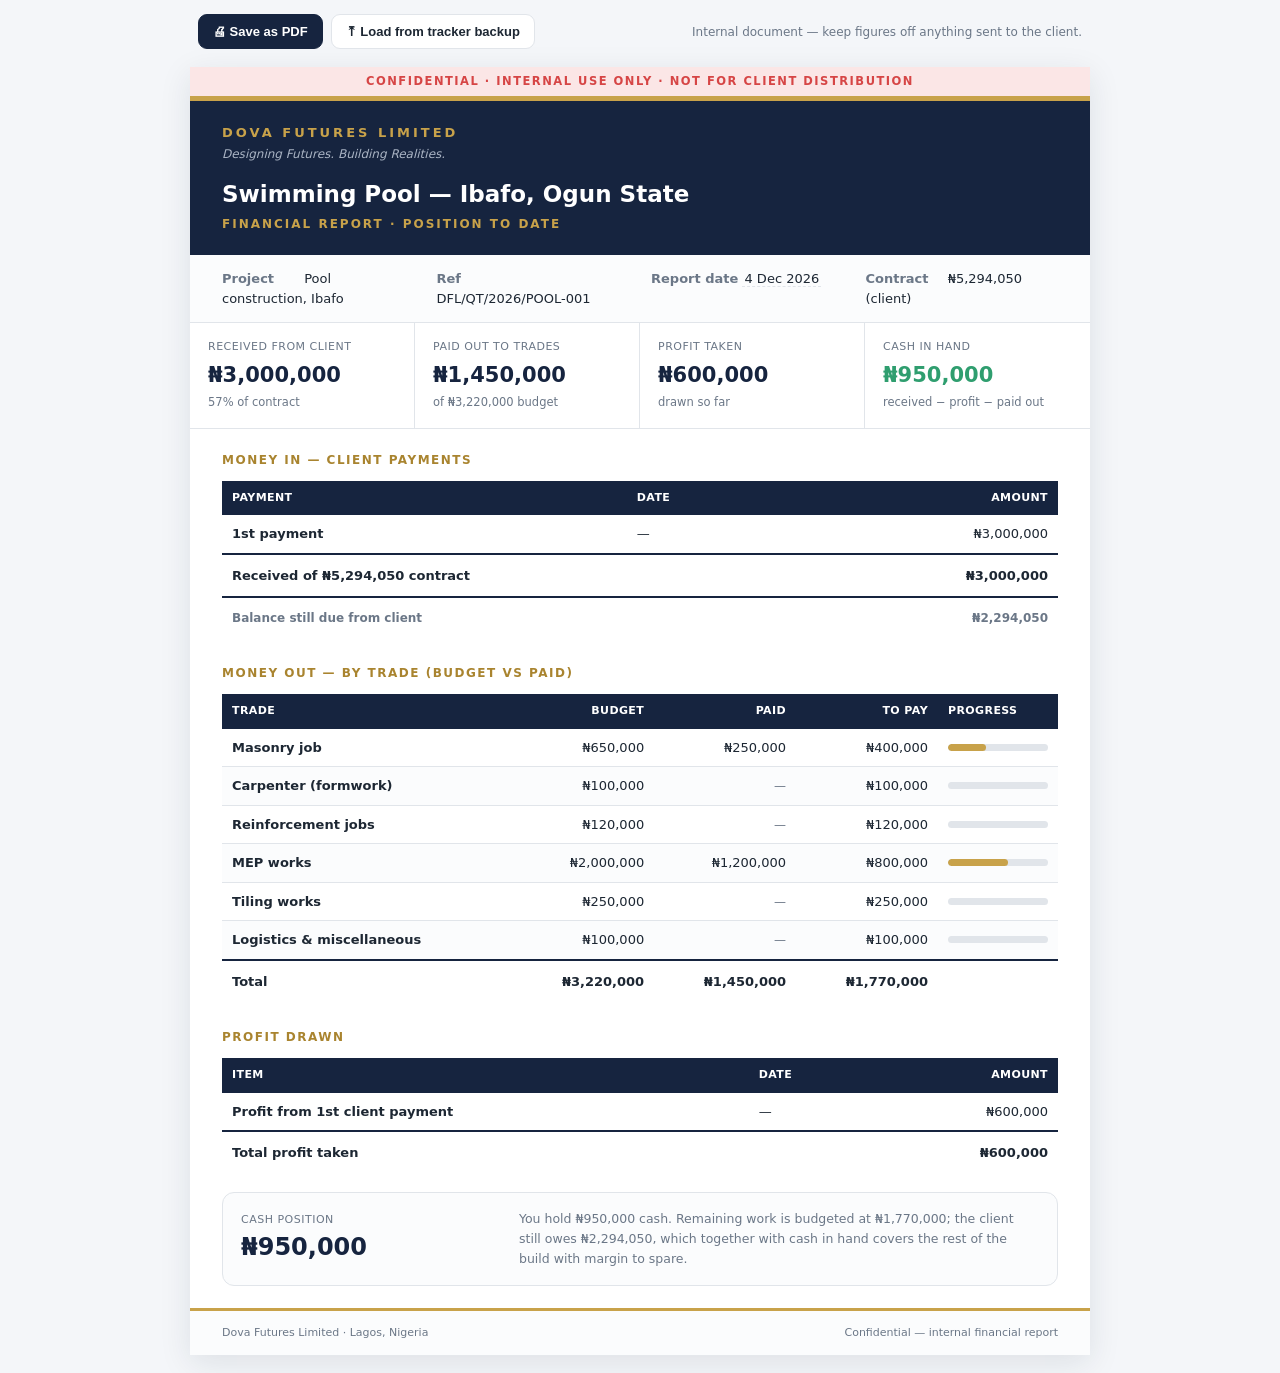
<file: financial-report.html>
<!DOCTYPE html>
<html lang="en">
<head>
<meta charset="UTF-8" />
<meta name="viewport" content="width=device-width, initial-scale=1.0" />
<meta name="robots" content="noindex, nofollow" />
<title>Financial Report — Pool, Ibafo · INTERNAL</title>
<style>
  :root{
    --navy:#16243f; --gold:#c8a24a; --gold-dk:#a9842f; --ink:#1d2733; --muted:#6b7787;
    --line:#e1e5ea; --bg:#f4f6f9; --card:#fff;
    --green:#2f9e6f; --green-bg:#e4f4ec; --amber:#d9822b; --amber-bg:#fbecd9;
    --red:#d64545; --red-bg:#fbe6e6;
    font-family:"Segoe UI",system-ui,-apple-system,Roboto,Helvetica,Arial,sans-serif;
  }
  *{box-sizing:border-box}
  html,body{margin:0}
  body{background:var(--bg);color:var(--ink);font-size:14px;line-height:1.5}
  .sheet{max-width:900px;margin:18px auto;background:var(--card);box-shadow:0 8px 30px rgba(22,36,63,.1)}
  h1,h2,h3{margin:0}

  .bar{max-width:900px;margin:0 auto;display:flex;gap:8px;flex-wrap:wrap;padding:14px 8px 0}
  .b{border:1px solid var(--line);background:#fff;color:var(--ink);border-radius:9px;padding:9px 14px;font-size:13px;font-weight:600;cursor:pointer}
  .b:hover{border-color:var(--muted)}
  .b.primary{background:var(--navy);color:#fff;border-color:var(--navy)}
  .hint{color:var(--muted);font-size:12px;align-self:center;margin-left:auto}

  .conf{background:var(--red-bg);color:var(--red);text-align:center;font-size:11.5px;font-weight:800;
    letter-spacing:1.5px;text-transform:uppercase;padding:6px}
  .head{border-top:5px solid var(--gold);background:var(--navy);color:#fff;padding:22px 32px}
  .head .co{font-size:13px;letter-spacing:3px;text-transform:uppercase;color:var(--gold);font-weight:700}
  .head .motto{font-size:12px;color:#aab4c4;font-style:italic;margin-top:2px}
  .head h1{font-size:23px;margin-top:14px}
  .head .doc{font-size:12px;letter-spacing:2px;text-transform:uppercase;color:var(--gold);font-weight:700;margin-top:4px}

  .meta{display:grid;grid-template-columns:repeat(auto-fit,minmax(180px,1fr));gap:2px 22px;
    padding:14px 32px;border-bottom:1px solid var(--line);background:#fbfcfd;font-size:13px}
  .meta b{color:var(--muted);font-weight:600;display:inline-block;min-width:78px}
  .ed{border-bottom:1px dashed var(--line);cursor:text;padding:0 2px}

  .summary{display:grid;grid-template-columns:repeat(4,1fr);border-bottom:1px solid var(--line)}
  .summary .cell{padding:16px 18px;border-right:1px solid var(--line)}
  .summary .cell:last-child{border-right:none}
  .summary .k{font-size:11px;text-transform:uppercase;letter-spacing:.5px;color:var(--muted)}
  .summary .v{font-size:21px;font-weight:800;color:var(--navy);margin-top:4px}
  .summary .v.good{color:var(--green)} .summary .v.bad{color:var(--red)}
  .summary .sub{font-size:11.5px;color:var(--muted);margin-top:3px}

  .pad{padding:22px 32px}
  .sec-title{font-size:12px;letter-spacing:1.5px;text-transform:uppercase;color:var(--gold-dk);font-weight:800;margin:0 0 12px}
  .sec-title.mt{margin-top:26px}
  table{width:100%;border-collapse:collapse;font-size:13px}
  thead th{background:var(--navy);color:#fff;text-align:left;padding:9px 10px;font-size:11px;letter-spacing:.4px;text-transform:uppercase;font-weight:700}
  th.r,td.r{text-align:right}
  tbody td{padding:9px 10px;border-bottom:1px solid var(--line)}
  tbody tr:nth-child(even){background:#fbfcfd}
  tfoot td{padding:11px 10px;border-top:2px solid var(--navy);font-weight:800}
  .nm{font-weight:600}
  .sub2{color:var(--muted);font-size:12px}
  .bar-cell{width:120px}
  .mini{height:7px;background:var(--line);border-radius:5px;overflow:hidden}
  .mini > i{display:block;height:100%;background:var(--gold);border-radius:5px}
  .mini > i.full{background:var(--green)}
  .pos{color:var(--green)} .neg{color:var(--red)}

  .position{display:flex;align-items:center;justify-content:space-between;gap:14px;flex-wrap:wrap;
    background:#fbfcfd;border:1px solid var(--line);border-radius:12px;padding:16px 18px;margin-top:18px}
  .position .big{font-size:24px;font-weight:800;color:var(--navy)}
  .position p{margin:0;color:var(--muted);font-size:12.5px;max-width:520px;line-height:1.6}

  .foot{display:flex;justify-content:space-between;flex-wrap:wrap;gap:8px;font-size:11px;color:var(--muted);
    border-top:3px solid var(--gold);padding:14px 32px;background:#fbfcfd}
  .toast{position:fixed;bottom:22px;left:50%;transform:translateX(-50%);background:var(--navy);color:#fff;
    padding:10px 18px;border-radius:9px;font-size:13px;opacity:0;transition:opacity .2s;pointer-events:none;z-index:60}
  .toast.show{opacity:1}

  @media print{
    body{background:#fff}
    .bar,.hint{display:none !important}
    .sheet{box-shadow:none;margin:0;max-width:none}
    thead th,.head,.conf{-webkit-print-color-adjust:exact;print-color-adjust:exact}
  }
  @media(max-width:680px){.summary{grid-template-columns:1fr 1fr}}
</style>
</head>
<body>

<div class="bar">
  <button class="b primary" onclick="window.print()">🖨 Save as PDF</button>
  <button class="b" id="import-btn">⤒ Load from tracker backup</button>
  <input type="file" id="import-file" accept="application/json" hidden />
  <span class="hint">Internal document — keep figures off anything sent to the client.</span>
</div>

<div class="sheet">
  <div class="conf">Confidential · Internal use only · Not for client distribution</div>
  <div class="head">
    <div class="co">Dova Futures Limited</div>
    <div class="motto">Designing Futures. Building Realities.</div>
    <h1>Swimming Pool — Ibafo, Ogun State</h1>
    <div class="doc">Financial Report · position to date</div>
  </div>

  <div class="meta">
    <div><b>Project</b> Pool construction, Ibafo</div>
    <div><b>Ref</b> DFL/QT/2026/POOL-001</div>
    <div><b>Report date</b> <span class="ed" id="m-date" contenteditable="true"></span></div>
    <div><b>Contract</b> ₦5,294,050 (client)</div>
  </div>

  <div class="summary">
    <div class="cell"><div class="k">Received from client</div><div class="v" id="s-in">₦0</div><div class="sub" id="s-in-sub"></div></div>
    <div class="cell"><div class="k">Paid out to trades</div><div class="v" id="s-out">₦0</div><div class="sub" id="s-out-sub"></div></div>
    <div class="cell"><div class="k">Profit taken</div><div class="v" id="s-profit">₦0</div><div class="sub">drawn so far</div></div>
    <div class="cell"><div class="k">Cash in hand</div><div class="v good" id="s-cash">₦0</div><div class="sub">received − profit − paid out</div></div>
  </div>

  <div class="pad">
    <!-- MONEY IN -->
    <div class="sec-title">Money in — client payments</div>
    <table>
      <thead><tr><th>Payment</th><th>Date</th><th class="r">Amount</th></tr></thead>
      <tbody id="in-rows"></tbody>
      <tfoot>
        <tr><td colspan="2">Received of ₦5,294,050 contract</td><td class="r" id="in-total">₦0</td></tr>
        <tr><td colspan="2" class="sub2" style="font-weight:600">Balance still due from client</td><td class="r sub2" id="in-bal" style="font-weight:700">₦0</td></tr>
      </tfoot>
    </table>

    <!-- MONEY OUT -->
    <div class="sec-title mt">Money out — by trade (budget vs paid)</div>
    <table>
      <thead><tr><th>Trade</th><th class="r">Budget</th><th class="r">Paid</th><th class="r">To pay</th><th class="bar-cell">Progress</th></tr></thead>
      <tbody id="out-rows"></tbody>
      <tfoot>
        <tr><td>Total</td><td class="r" id="out-budget">₦0</td><td class="r" id="out-paid">₦0</td><td class="r" id="out-left">₦0</td><td></td></tr>
      </tfoot>
    </table>

    <!-- PROFIT -->
    <div class="sec-title mt">Profit drawn</div>
    <table>
      <thead><tr><th>Item</th><th>Date</th><th class="r">Amount</th></tr></thead>
      <tbody id="profit-rows"></tbody>
      <tfoot><tr><td colspan="2">Total profit taken</td><td class="r" id="profit-total">₦0</td></tr></tfoot>
    </table>

    <!-- POSITION -->
    <div class="position">
      <div><div class="sub2" style="text-transform:uppercase;letter-spacing:.5px;font-size:11px">Cash position</div>
        <div class="big" id="pos-cash">₦0</div></div>
      <p id="pos-note"></p>
    </div>
  </div>

  <div class="foot">
    <span>Dova Futures Limited · Lagos, Nigeria</span>
    <span>Confidential — internal financial report</span>
  </div>
</div>

<div class="toast" id="toast"></div>

<script>
const NGN = n => "₦" + Math.round(n||0).toLocaleString("en-NG");
const fmtDate = d => d ? new Date(d+"T00:00:00").toLocaleDateString("en-GB",{day:"numeric",month:"short",year:"numeric"}) : "—";
const todayISO = () => new Date().toISOString().slice(0,10);

const CONTRACT = 5294050;
const BUDGET = [
  {key:"Masonry",       label:"Masonry job",               expected:650000},
  {key:"Carpentry",     label:"Carpenter (formwork)",      expected:100000},
  {key:"Reinforcement", label:"Reinforcement jobs",        expected:120000},
  {key:"MEP",           label:"MEP works",                 expected:2000000},
  {key:"Tiling",        label:"Tiling works",              expected:250000},
  {key:"Logistics",     label:"Logistics & miscellaneous", expected:100000},
];

// Current position (baked in). "Load from tracker backup" replaces this live.
let DATA = {
  clientPayments:[{label:"1st payment", amount:3000000, date:""}],
  profit:[{amount:600000, date:"", note:"Profit from 1st client payment"}],
  expenses:[
    {cat:"Masonry", desc:"Masonry — advance",    amt:250000},
    {cat:"MEP",     desc:"MEP — advance payment", amt:1200000},
  ],
  date: todayISO(),
};

function paidByCat(){
  const keys = BUDGET.map(b=>b.key);
  const out = {}; BUDGET.forEach(b=>out[b.key]=0);
  (DATA.expenses||[]).forEach(e=>{ const k = keys.includes(e.cat)?e.cat:"Logistics"; out[k]+=(+e.amt||0); });
  return out;
}

function render(){
  document.getElementById("m-date").textContent = fmtDate(DATA.date || todayISO());

  const received = (DATA.clientPayments||[]).reduce((a,p)=>a+(+p.amount||0),0);
  const profit   = (DATA.profit||[]).reduce((a,p)=>a+(+p.amount||0),0);
  const paid      = (DATA.expenses||[]).reduce((a,e)=>a+(+e.amt||0),0);
  const cash = received - profit - paid;

  // summary
  document.getElementById("s-in").textContent = NGN(received);
  document.getElementById("s-in-sub").textContent = Math.round(received/CONTRACT*100)+"% of contract";
  document.getElementById("s-out").textContent = NGN(paid);
  const budgetTotal = BUDGET.reduce((a,b)=>a+b.expected,0);
  document.getElementById("s-out-sub").textContent = "of "+NGN(budgetTotal)+" budget";
  document.getElementById("s-profit").textContent = NGN(profit);
  const cashEl = document.getElementById("s-cash");
  cashEl.textContent = NGN(cash); cashEl.className = "v " + (cash<0?"bad":"good");

  // money in
  document.getElementById("in-rows").innerHTML = (DATA.clientPayments||[]).map((p,i)=>
    `<tr><td class="nm">${esc(p.label||("Payment "+(i+1)))}</td><td>${fmtDate(p.date)}</td><td class="r">${NGN(p.amount)}</td></tr>`
  ).join("") || `<tr><td colspan="3" class="sub2">No payments recorded.</td></tr>`;
  document.getElementById("in-total").textContent = NGN(received);
  document.getElementById("in-bal").textContent = NGN(Math.max(0, CONTRACT - received));

  // money out
  const pc = paidByCat();
  document.getElementById("out-rows").innerHTML = BUDGET.map(b=>{
    const p = pc[b.key], left = b.expected-p, pct = b.expected?Math.min(100,p/b.expected*100):0;
    const full = p>=b.expected;
    return `<tr>
      <td class="nm">${b.label}</td>
      <td class="r">${NGN(b.expected)}</td>
      <td class="r">${p?NGN(p):'<span class="sub2">—</span>'}</td>
      <td class="r ${left>0?'':'pos'}">${left>0?NGN(left):'✓'}</td>
      <td class="bar-cell"><div class="mini"><i class="${full?'full':''}" style="width:${pct}%"></i></div></td>
    </tr>`;
  }).join("");
  document.getElementById("out-budget").textContent = NGN(budgetTotal);
  document.getElementById("out-paid").textContent = NGN(paid);
  document.getElementById("out-left").textContent = NGN(budgetTotal - paid);

  // profit
  document.getElementById("profit-rows").innerHTML = (DATA.profit||[]).map((p,i)=>
    `<tr><td class="nm">${esc(p.note||("Profit "+(i+1)))}</td><td>${fmtDate(p.date)}</td><td class="r">${NGN(p.amount)}</td></tr>`
  ).join("") || `<tr><td colspan="3" class="sub2">No profit drawn.</td></tr>`;
  document.getElementById("profit-total").textContent = NGN(profit);

  // position
  document.getElementById("pos-cash").textContent = NGN(cash);
  const toPay = budgetTotal - paid;
  const dueIn = Math.max(0, CONTRACT - received);
  document.getElementById("pos-note").textContent =
    `You hold ${NGN(cash)} cash. Remaining work is budgeted at ${NGN(toPay)}; the client still owes `
    + `${NGN(dueIn)}, which together with cash in hand covers the rest of the build with margin to spare.`;
}

document.getElementById("import-btn").onclick = ()=>document.getElementById("import-file").click();
document.getElementById("import-file").onchange = e=>{
  const f=e.target.files[0]; if(!f) return;
  const r=new FileReader();
  r.onload=()=>{ try{
    const d=JSON.parse(r.result);
    DATA = {
      clientPayments: d.clientPayments||[],
      profit: d.profit||[],
      expenses: d.expenses||[],
      date: todayISO(),
    };
    render(); toast("Loaded current figures from tracker");
  }catch(err){ toast("Couldn't read that backup file"); } };
  r.readAsText(f);
};
document.getElementById("m-date").addEventListener("blur",e=>{
  const t=e.target.textContent.trim(); const dt=new Date(t);
  if(!isNaN(dt)) DATA.date=dt.toISOString().slice(0,10);
  render();
});

function esc(s){ return String(s==null?"":s).replace(/[&<>"]/g,c=>({"&":"&amp;","<":"&lt;",">":"&gt;",'"':"&quot;"}[c])); }
let tm; function toast(m){ const t=document.getElementById("toast"); t.textContent=m; t.classList.add("show"); clearTimeout(tm); tm=setTimeout(()=>t.classList.remove("show"),2000); }

render();
</script>
</body>
</html>
</file>
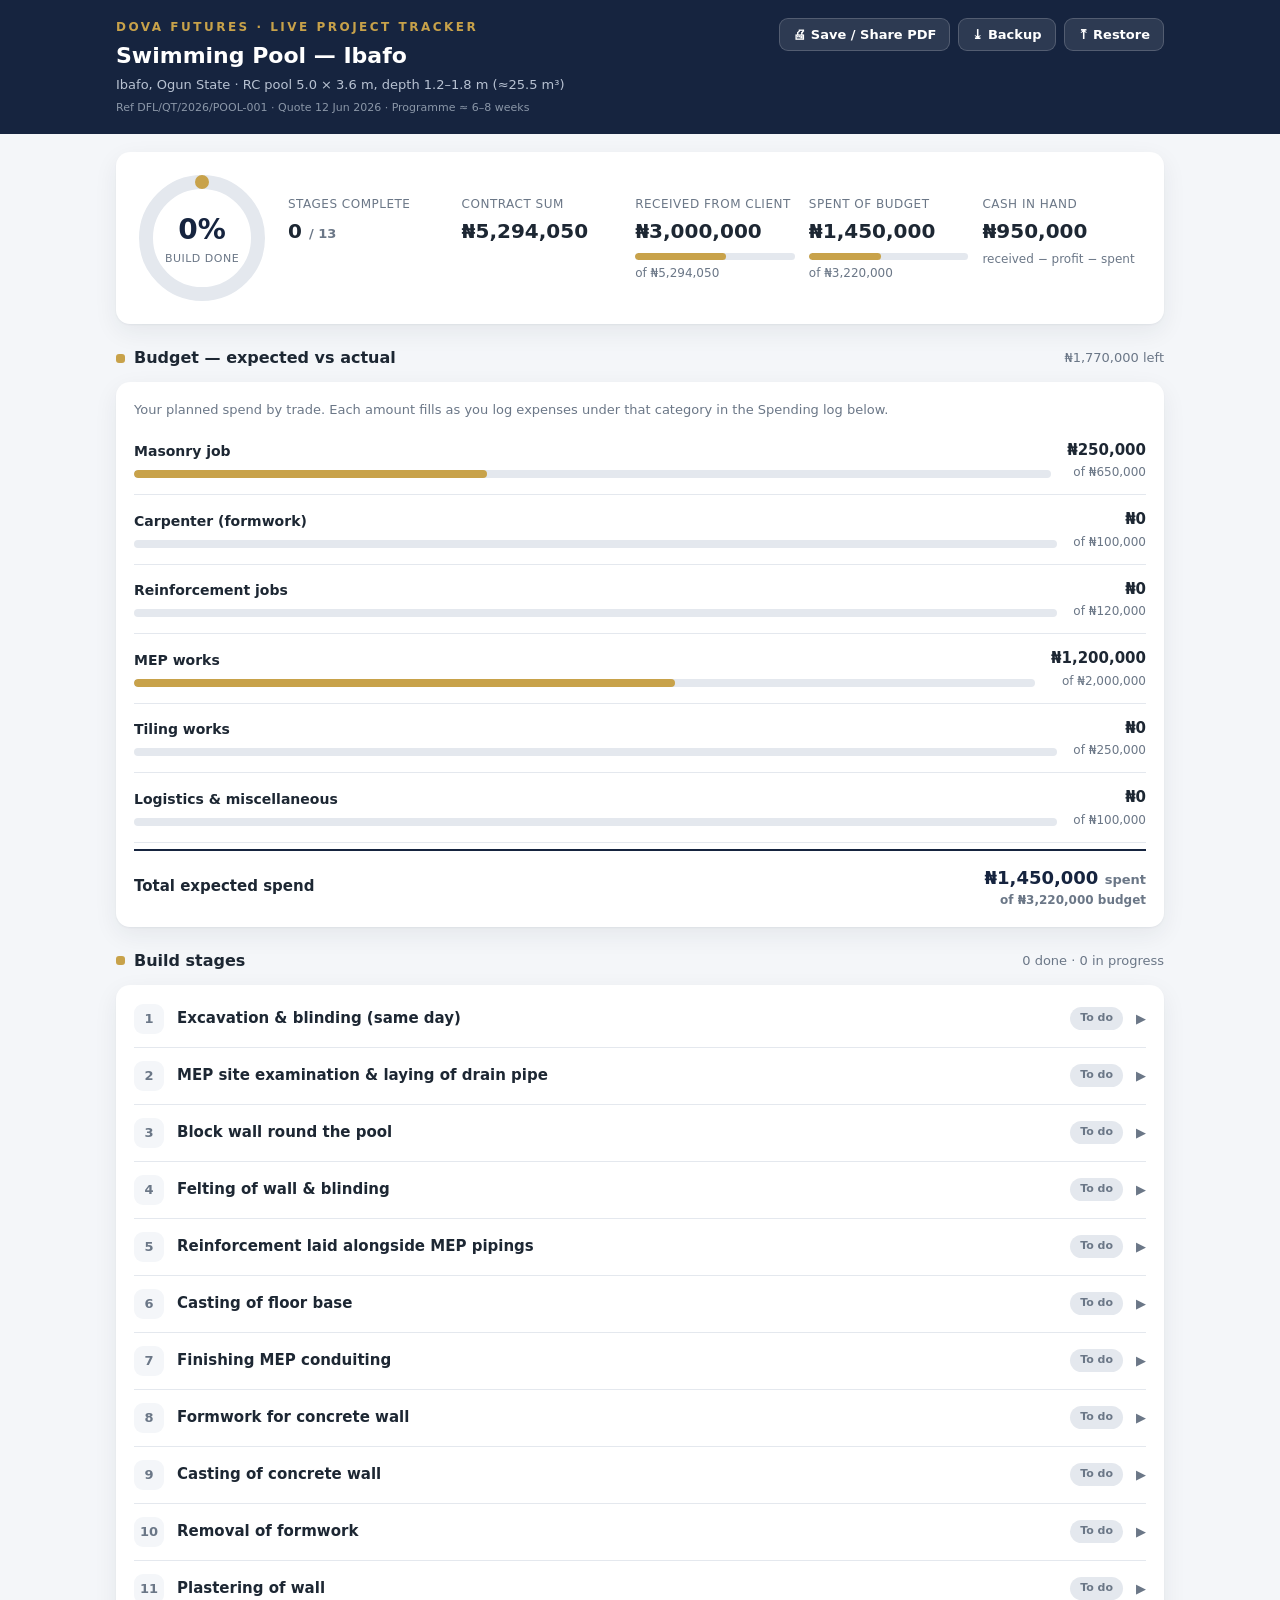
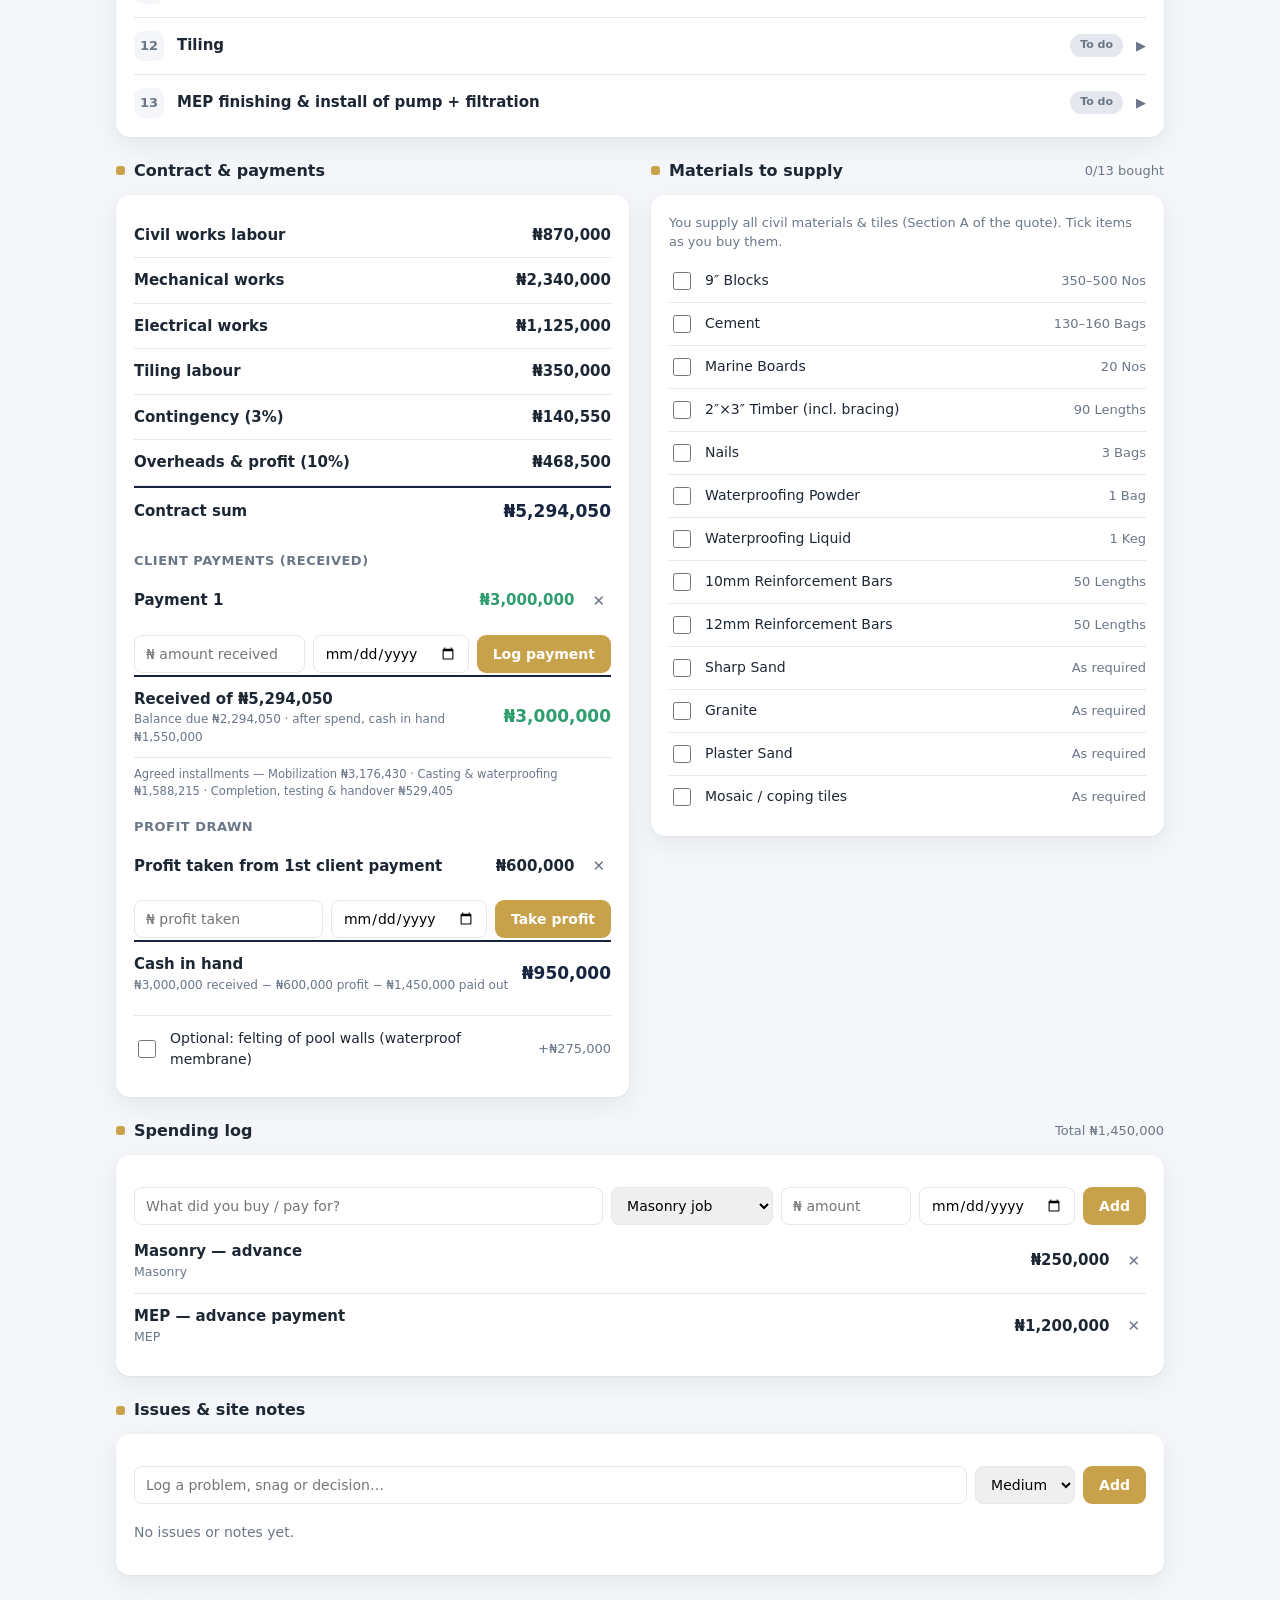
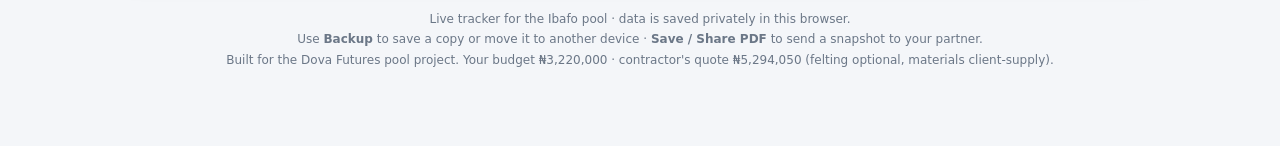
<file: pool-tracker.html>
<!DOCTYPE html>
<html lang="en">
<head>
<meta charset="UTF-8" />
<meta name="viewport" content="width=device-width, initial-scale=1.0" />
<meta name="theme-color" content="#16243f" />
<title>Pool Project — Ibafo · Live Tracker</title>
<style>
  :root{
    --navy:#16243f; --navy-2:#1f3357; --gold:#c8a24a; --gold-dk:#a9842f;
    --ink:#1d2733; --muted:#6b7787; --line:#e4e8ee; --bg:#f4f6f9; --card:#fff;
    --green:#2f9e6f; --green-bg:#e4f4ec; --amber:#d9822b; --amber-bg:#fbecd9;
    --red:#d64545; --red-bg:#fbe6e6; --blue:#3a6ea5; --blue-bg:#e6eff8;
    --shadow:0 1px 2px rgba(22,36,63,.05),0 8px 24px rgba(22,36,63,.07);
    --radius:14px;
    font-family:"Segoe UI",system-ui,-apple-system,Roboto,Helvetica,Arial,sans-serif;
  }
  *{box-sizing:border-box}
  html,body{margin:0}
  body{background:var(--bg);color:var(--ink);font-size:15px;line-height:1.5}
  h1,h2,h3{margin:0}
  button{font-family:inherit}
  .wrap{max-width:1080px;margin:0 auto;padding:0 16px 64px}

  /* header */
  .topbar{background:var(--navy);color:#fff}
  .topbar-inner{max-width:1080px;margin:0 auto;padding:18px 16px;display:flex;
    align-items:flex-start;justify-content:space-between;gap:16px;flex-wrap:wrap}
  .brand{display:flex;flex-direction:column;gap:3px}
  .brand .ey{font-size:12px;letter-spacing:2.5px;text-transform:uppercase;color:var(--gold);font-weight:700}
  .brand h1{font-size:22px;font-weight:700}
  .brand .sub{font-size:13px;color:#b8c2d2}
  .brand .tag{font-size:11px;color:#8b97a8;margin-top:2px}
  .head-actions{display:flex;gap:8px;flex-wrap:wrap}
  .hbtn{background:rgba(255,255,255,.1);color:#fff;border:1px solid rgba(255,255,255,.18);
    border-radius:9px;padding:8px 13px;font-size:13px;font-weight:600;cursor:pointer}
  .hbtn:hover{background:rgba(255,255,255,.18)}

  /* hero metrics */
  .hero{display:grid;grid-template-columns:auto 1fr;gap:22px;align-items:center;
    background:var(--card);border-radius:var(--radius);box-shadow:var(--shadow);
    padding:22px;margin-top:18px}
  .ring{position:relative;width:128px;height:128px;flex:none}
  .ring svg{transform:rotate(-90deg)}
  .ring .ctr{position:absolute;inset:0;display:flex;flex-direction:column;align-items:center;justify-content:center}
  .ring .pct{font-size:28px;font-weight:800;color:var(--navy)}
  .ring .lbl{font-size:11px;color:var(--muted);text-transform:uppercase;letter-spacing:.5px}
  .hero-stats{display:grid;grid-template-columns:repeat(auto-fit,minmax(150px,1fr));gap:14px}
  .stat .k{font-size:12px;text-transform:uppercase;letter-spacing:.5px;color:var(--muted)}
  .stat .v{font-size:20px;font-weight:700;margin-top:3px}
  .stat .v small{font-size:13px;font-weight:600;color:var(--muted)}
  .stat .bar{height:7px;background:var(--line);border-radius:5px;margin-top:7px;overflow:hidden}
  .stat .bar > i{display:block;height:100%;background:var(--gold);border-radius:5px}
  .stat .bar > i.over{background:var(--red)}

  /* budget rows */
  .brow{display:flex;align-items:center;gap:16px;padding:13px 0;border-bottom:1px solid var(--line)}
  .brow:last-child{border-bottom:none}
  .bmain{flex:1;min-width:0}
  .bname{font-weight:600;font-size:14px}
  .bbar{height:8px;background:var(--line);border-radius:5px;margin-top:8px;overflow:hidden}
  .bbar > i{display:block;height:100%;background:var(--gold);border-radius:5px}
  .bbar > i.over{background:var(--red)}
  .bnums{text-align:right;white-space:nowrap;flex:none}
  .bact{font-weight:700}
  .bact.over{color:var(--red)}
  .bexp{font-size:12px;color:var(--muted);margin-top:2px}
  .btotal{display:flex;justify-content:space-between;align-items:center;
    border-top:2px solid var(--navy);margin-top:6px;padding-top:13px;font-weight:800}
  .btotal .tv{text-align:right}
  .btotal .tv .a{font-size:18px;color:var(--navy)}
  .btotal .tv .e{font-size:12px;color:var(--muted);font-weight:600}

  /* sections */
  section{margin-top:22px}
  .sec-head{display:flex;align-items:center;justify-content:space-between;margin-bottom:12px;gap:10px}
  .sec-head h2{font-size:16px;display:flex;align-items:center;gap:9px}
  .sec-head h2 .dot{width:9px;height:9px;border-radius:3px;background:var(--gold)}
  .card{background:var(--card);border-radius:var(--radius);box-shadow:var(--shadow);padding:6px 18px}
  .card.pad{padding:18px}

  /* stage list */
  .stage{border-bottom:1px solid var(--line)}
  .stage:last-child{border-bottom:none}
  .stage-row{display:flex;align-items:center;gap:13px;padding:13px 0;cursor:pointer}
  .stage-no{width:30px;height:30px;flex:none;border-radius:9px;background:var(--bg);
    display:flex;align-items:center;justify-content:center;font-weight:700;font-size:13px;color:var(--muted)}
  .stage.done .stage-no{background:var(--green-bg);color:var(--green)}
  .stage.in_progress .stage-no{background:var(--amber-bg);color:var(--amber)}
  .stage-main{flex:1;min-width:0}
  .stage-name{font-weight:600}
  .stage-meta{font-size:12.5px;color:var(--muted);margin-top:1px}
  .pill{display:inline-block;font-size:11px;font-weight:700;padding:3px 10px;border-radius:20px;white-space:nowrap}
  .pill.todo{background:var(--line);color:var(--muted)}
  .pill.in_progress{background:var(--amber-bg);color:var(--amber)}
  .pill.done{background:var(--green-bg);color:var(--green)}
  .chev{color:var(--muted);font-size:13px;transition:transform .15s}
  .stage.open .chev{transform:rotate(90deg)}
  .stage-detail{display:none;padding:2px 0 16px 43px}
  .stage.open .stage-detail{display:block}
  .seg{display:inline-flex;background:var(--bg);border-radius:9px;padding:3px;gap:3px;margin-bottom:10px}
  .seg button{border:none;background:none;padding:6px 12px;border-radius:7px;font-size:13px;font-weight:600;color:var(--muted);cursor:pointer}
  .seg button.on{background:#fff;color:var(--ink);box-shadow:0 1px 2px rgba(0,0,0,.08)}
  .seg button.on[data-s="done"]{color:var(--green)}
  .seg button.on[data-s="in_progress"]{color:var(--amber)}
  .field{display:block;font-size:12px;font-weight:600;color:var(--muted);margin:8px 0 0}
  .field input,.field textarea{width:100%;margin-top:4px;padding:8px 10px;border:1px solid var(--line);
    border-radius:8px;font-family:inherit;font-size:14px;color:var(--ink)}
  .field input:focus,.field textarea:focus{outline:none;border-color:var(--gold)}
  .twocol{display:flex;gap:12px;flex-wrap:wrap}
  .twocol .field{flex:1;min-width:150px}

  /* generic rows */
  .row{display:flex;align-items:center;gap:12px;padding:11px 0;border-bottom:1px solid var(--line)}
  .row:last-child{border-bottom:none}
  .row .m{flex:1;min-width:0}
  .row .m .t{font-weight:600}
  .row .m .s{font-size:12.5px;color:var(--muted);margin-top:1px}
  .row .amt{font-weight:700;white-space:nowrap}
  .row .del{background:none;border:none;color:var(--muted);cursor:pointer;font-size:15px;padding:4px 6px;border-radius:7px}
  .row .del:hover{background:var(--red-bg);color:var(--red)}
  .muted{color:var(--muted)}
  .empty{color:var(--muted);padding:14px 0;font-size:14px}

  /* payment milestones */
  .pay{display:flex;align-items:center;gap:13px;padding:13px 0;border-bottom:1px solid var(--line)}
  .pay:last-child{border-bottom:none}
  .pay .check{width:26px;height:26px;flex:none;border-radius:50%;border:2px solid var(--line);
    display:flex;align-items:center;justify-content:center;cursor:pointer;color:transparent;font-size:14px;font-weight:800}
  .pay.paid .check{background:var(--green);border-color:var(--green);color:#fff}
  .pay .m{flex:1}
  .pay .m .t{font-weight:600}
  .pay .m .s{font-size:12.5px;color:var(--muted)}

  /* two-up grid */
  .grid2{display:grid;grid-template-columns:1fr 1fr;gap:22px;align-items:start}
  @media(max-width:820px){.grid2{grid-template-columns:1fr}.hero{grid-template-columns:1fr;text-align:center}
    .ring{margin:0 auto}}

  /* add form */
  .addform{display:flex;gap:8px;flex-wrap:wrap;padding:14px 0 4px}
  .addform input,.addform select{padding:9px 11px;border:1px solid var(--line);border-radius:8px;font-family:inherit;font-size:14px}
  .addform input:focus,.addform select:focus{outline:none;border-color:var(--gold)}
  .addform .grow{flex:1;min-width:140px}
  .btn{border:none;border-radius:9px;padding:9px 16px;font-size:14px;font-weight:600;cursor:pointer}
  .btn-gold{background:var(--gold);color:#fff}
  .btn-gold:hover{background:var(--gold-dk)}

  .mat{display:flex;align-items:center;gap:11px;padding:9px 0;border-bottom:1px solid var(--line);font-size:14px}
  .mat:last-child{border-bottom:none}
  .mat input{width:18px;height:18px;accent-color:var(--green);flex:none;cursor:pointer}
  .mat .q{margin-left:auto;color:var(--muted);font-size:13px;white-space:nowrap}
  .mat.got .nm{text-decoration:line-through;color:var(--muted)}

  .note-card{font-size:13px;color:var(--muted);line-height:1.6}
  .foot{text-align:center;color:var(--muted);font-size:12px;margin-top:34px;line-height:1.7}
  .toast{position:fixed;bottom:22px;left:50%;transform:translateX(-50%);background:var(--navy);
    color:#fff;padding:11px 18px;border-radius:9px;font-size:14px;box-shadow:var(--shadow);z-index:50;opacity:0;
    transition:opacity .2s;pointer-events:none}
  .toast.show{opacity:1}

  @media print{
    body{background:#fff}
    .head-actions,.addform,.stage .chev,.del,.seg,.hbtn,.btn{display:none !important}
    .card,.hero{box-shadow:none;border:1px solid var(--line)}
    .stage-detail{display:block !important;padding-left:43px}
  }
</style>
</head>
<body>

<header class="topbar">
  <div class="topbar-inner">
    <div class="brand">
      <span class="ey">Dova Futures · Live Project Tracker</span>
      <h1>Swimming Pool — Ibafo</h1>
      <span class="sub">Ibafo, Ogun State · RC pool 5.0 × 3.6 m, depth 1.2–1.8 m (≈25.5 m³)</span>
      <span class="tag">Ref DFL/QT/2026/POOL-001 · Quote 12 Jun 2026 · Programme ≈ 6–8 weeks</span>
    </div>
    <div class="head-actions">
      <button class="hbtn" onclick="window.print()">🖨 Save / Share PDF</button>
      <button class="hbtn" id="export">⤓ Backup</button>
      <button class="hbtn" id="import">⤒ Restore</button>
      <input type="file" id="file" accept="application/json" hidden />
    </div>
  </div>
</header>

<div class="wrap">

  <!-- HERO -->
  <div class="hero">
    <div class="ring">
      <svg width="128" height="128">
        <circle cx="64" cy="64" r="56" fill="none" stroke="#e4e8ee" stroke-width="14"/>
        <circle id="ring-fill" cx="64" cy="64" r="56" fill="none" stroke="#c8a24a" stroke-width="14"
          stroke-linecap="round" stroke-dasharray="351.86" stroke-dashoffset="351.86"/>
      </svg>
      <div class="ctr"><span class="pct" id="ring-pct">0%</span><span class="lbl">Build done</span></div>
    </div>
    <div class="hero-stats">
      <div class="stat">
        <div class="k">Stages complete</div>
        <div class="v" id="st-stages">0 <small>/ 13</small></div>
      </div>
      <div class="stat">
        <div class="k">Contract sum</div>
        <div class="v" id="st-contract">₦5,294,050</div>
      </div>
      <div class="stat">
        <div class="k">Received from client</div>
        <div class="v" id="st-paid">₦0</div>
        <div class="bar"><i id="st-paid-bar" style="width:0%"></i></div>
        <div class="muted" style="font-size:12px;margin-top:4px" id="st-paid-sub">of ₦5,294,050</div>
      </div>
      <div class="stat">
        <div class="k">Spent of budget</div>
        <div class="v" id="st-spend">₦0</div>
        <div class="bar"><i id="st-spend-bar" style="width:0%"></i></div>
        <div class="muted" style="font-size:12px;margin-top:4px" id="st-spend-sub">of ₦3,220,000</div>
      </div>
      <div class="stat">
        <div class="k">Cash in hand</div>
        <div class="v" id="st-cash">₦0</div>
        <div class="muted" style="font-size:12px;margin-top:4px">received − profit − spent</div>
      </div>
    </div>
  </div>

  <!-- BUDGET: expected vs actual -->
  <section>
    <div class="sec-head">
      <h2><span class="dot"></span>Budget — expected vs actual</h2>
      <span class="muted" id="budget-status" style="font-size:13px"></span>
    </div>
    <div class="card pad">
      <p class="muted" style="margin:0 0 6px;font-size:13px">Your planned spend by trade. Each amount fills as you log expenses under that category in the Spending log below.</p>
      <div id="budget"></div>
    </div>
  </section>

  <!-- BUILD STAGES -->
  <section>
    <div class="sec-head">
      <h2><span class="dot"></span>Build stages</h2>
      <span class="muted" id="stage-status" style="font-size:13px"></span>
    </div>
    <div class="card" id="stages"></div>
  </section>

  <div class="grid2">
    <!-- CONTRACT & PAYMENTS -->
    <section>
      <div class="sec-head"><h2><span class="dot"></span>Contract & payments</h2></div>
      <div class="card pad">
        <div id="breakdown"></div>
        <h3 style="font-size:13px;margin:16px 0 6px;color:var(--muted);text-transform:uppercase;letter-spacing:.5px">Client payments (received)</h3>
        <div id="client-payments"></div>
        <div class="addform" style="padding:10px 0 2px">
          <input id="cp-amt" type="number" min="0" step="any" placeholder="₦ amount received" class="grow" />
          <input id="cp-date" type="date" />
          <button class="btn btn-gold" id="cp-add">Log payment</button>
        </div>
        <div id="cp-summary"></div>
        <h3 style="font-size:13px;margin:16px 0 6px;color:var(--muted);text-transform:uppercase;letter-spacing:.5px">Profit drawn</h3>
        <div id="profit"></div>
        <div class="addform" style="padding:10px 0 2px">
          <input id="pf-amt" type="number" min="0" step="any" placeholder="₦ profit taken" class="grow" />
          <input id="pf-date" type="date" />
          <button class="btn btn-gold" id="pf-add">Take profit</button>
        </div>
        <div id="cash-summary"></div>
        <label class="mat" style="border-top:1px solid var(--line);margin-top:10px;padding-top:12px">
          <input type="checkbox" id="felting" />
          <span class="nm">Optional: felting of pool walls (waterproof membrane)</span>
          <span class="q">+₦275,000</span>
        </label>
      </div>
    </section>

    <!-- CLIENT-SUPPLY MATERIALS -->
    <section>
      <div class="sec-head"><h2><span class="dot"></span>Materials to supply</h2>
        <span class="muted" id="mat-status" style="font-size:13px"></span></div>
      <div class="card pad">
        <p class="muted" style="margin:0 0 8px;font-size:13px">You supply all civil materials & tiles (Section A of the quote). Tick items as you buy them.</p>
        <div id="materials"></div>
      </div>
    </section>
  </div>

  <!-- EXPENSES -->
  <section>
    <div class="sec-head"><h2><span class="dot"></span>Spending log</h2>
      <span class="muted" id="exp-total" style="font-size:13px"></span></div>
    <div class="card pad">
      <div class="addform">
        <input class="grow" id="e-desc" placeholder="What did you buy / pay for?" />
        <select id="e-cat">
          <option value="Masonry">Masonry job</option>
          <option value="Carpentry">Carpenter</option>
          <option value="Reinforcement">Reinforcement</option>
          <option value="MEP">MEP works</option>
          <option value="Tiling">Tiling works</option>
          <option value="Logistics">Logistics &amp; misc.</option>
        </select>
        <input id="e-amt" type="number" min="0" step="any" placeholder="₦ amount" style="width:130px" />
        <input id="e-date" type="date" />
        <button class="btn btn-gold" id="e-add">Add</button>
      </div>
      <div id="expenses"></div>
    </div>
  </section>

  <!-- ISSUES -->
  <section>
    <div class="sec-head"><h2><span class="dot"></span>Issues & site notes</h2></div>
    <div class="card pad">
      <div class="addform">
        <input class="grow" id="i-text" placeholder="Log a problem, snag or decision…" />
        <select id="i-sev"><option value="note">Note</option><option value="low">Low</option>
          <option value="medium" selected>Medium</option><option value="high">High</option></select>
        <button class="btn btn-gold" id="i-add">Add</button>
      </div>
      <div id="issues"></div>
    </div>
  </section>

  <p class="foot">
    Live tracker for the Ibafo pool · data is saved privately in this browser.<br/>
    Use <b>Backup</b> to save a copy or move it to another device · <b>Save / Share PDF</b> to send a snapshot to your partner.<br/>
    Built for the Dova Futures pool project. Your budget ₦3,220,000 · contractor's quote ₦5,294,050 (felting optional, materials client-supply).
  </p>
</div>

<div class="toast" id="toast"></div>

<script>
const NGN = n => "₦" + Math.round(n||0).toLocaleString("en-NG");
const today = () => new Date().toISOString().slice(0,10);
const fmtDate = d => d ? new Date(d+"T00:00:00").toLocaleDateString("en-GB",{day:"numeric",month:"short",year:"numeric"}) : "";

const CONTRACT_BASE = 5294050;
const FELTING = 275000;

// Owner's expected spend by trade (your budget, separate from the contractor's quote).
const BUDGET = [
  {key:"Masonry",       label:"Masonry job",               expected:650000},
  {key:"Carpentry",     label:"Carpenter (formwork)",      expected:100000},
  {key:"Reinforcement", label:"Reinforcement jobs",        expected:120000},
  {key:"MEP",           label:"MEP works",                 expected:2000000},
  {key:"Tiling",        label:"Tiling works",              expected:250000},
  {key:"Logistics",     label:"Logistics & miscellaneous", expected:100000},
];
const BUDGET_TOTAL = BUDGET.reduce((a,b)=>a+b.expected,0);  // ₦3,220,000

const SEED = {
  seedVersion: 2,   // bump when the seeded money figures change, to refresh them on load
  stages: [
    "Excavation & blinding (same day)",
    "MEP site examination & laying of drain pipe",
    "Block wall round the pool",
    "Felting of wall & blinding",
    "Reinforcement laid alongside MEP pipings",
    "Casting of floor base",
    "Finishing MEP conduiting",
    "Formwork for concrete wall",
    "Casting of concrete wall",
    "Removal of formwork",
    "Plastering of wall",
    "Tiling",
    "MEP finishing & install of pump + filtration"
  ].map((name,i)=>({id:i+1,name,status:"todo",date:"",note:""})),
  breakdown: [
    ["Civil works labour", 870000],
    ["Mechanical works", 2340000],
    ["Electrical works", 1125000],
    ["Tiling labour", 350000],
    ["Contingency (3%)", 140550],
    ["Overheads & profit (10%)", 468500],
  ],
  // agreed installment guide (60/30/10 of the contract) — shown for reference only
  payments: [
    {label:"Mobilization (60%)", pct:0.60},
    {label:"Casting & waterproofing (30%)", pct:0.30},
    {label:"Completion, testing & handover (10%)", pct:0.10},
  ],
  // actual money received from the client
  clientPayments: [
    {id:1, amount:3000000, date:""},
  ],
  felting:false,
  materials: [
    ["9″ Blocks","350–500 Nos"],["Cement","130–160 Bags"],["Marine Boards","20 Nos"],
    ["2″×3″ Timber (incl. bracing)","90 Lengths"],["Nails","3 Bags"],
    ["Waterproofing Powder","1 Bag"],["Waterproofing Liquid","1 Keg"],
    ["10mm Reinforcement Bars","50 Lengths"],["12mm Reinforcement Bars","50 Lengths"],
    ["Sharp Sand","As required"],["Granite","As required"],
    ["Plaster Sand","As required"],["Mosaic / coping tiles","As required"],
  ].map((m,i)=>({id:i+1,name:m[0],qty:m[1],got:false})),
  // money actually paid out so far, by budget category
  expenses: [
    {uid:"seed-mason", desc:"Masonry — advance",       cat:"Masonry", amt:250000,  date:""},
    {uid:"seed-mep",   desc:"MEP — advance payment",    cat:"MEP",     amt:1200000, date:""},
  ],
  // profit you've drawn from client payments (kept separate from project spend)
  profit: [
    {id:1, amount:600000, date:"", note:"Profit taken from 1st client payment"},
  ],
  issues: [],
};

const KEY = "pool_ibafo_tracker_v1";
let data = load();

function load(){
  const base = structuredClone(SEED);
  try{
    const raw = localStorage.getItem(KEY);
    if(!raw) return base;
    const d = JSON.parse(raw);
    Object.keys(d).forEach(k=>{
      const v = d[k];
      if(Array.isArray(v)){ if(v.length) base[k] = v; }   // keep seeded rows when saved list is empty
      else if(v && typeof v === "object"){ base[k] = Object.assign(base[k]||{}, v); }
      else { base[k] = v; }
    });
    // When the seeded money figures are corrected, refresh the paid-out list from
    // SEED (keeping stage progress, materials, etc. as-is).
    if((d.seedVersion||0) < SEED.seedVersion){
      base.expenses = structuredClone(SEED.expenses);
      base.seedVersion = SEED.seedVersion;
    }
  }catch(e){}
  return base;
}
function save(){ localStorage.setItem(KEY, JSON.stringify(data)); }

/* ---------- render ---------- */
function contractSum(){ return CONTRACT_BASE + (data.felting ? FELTING : 0); }

function render(){
  renderHero(); renderBudget(); renderStages(); renderBreakdown(); renderClientPayments(); renderProfit();
  renderMaterials(); renderExpenses(); renderIssues();
  document.getElementById("felting").checked = data.felting;
}

function actualByCategory(){
  const keys = BUDGET.map(b=>b.key);
  const out = {}; BUDGET.forEach(b=>out[b.key]=0);
  data.expenses.forEach(e=>{
    const k = keys.includes(e.cat) ? e.cat : "Logistics";  // unknown → misc bucket
    out[k] += (+e.amt||0);
  });
  return out;
}

function renderBudget(){
  const act = actualByCategory();
  const totalAct = Object.values(act).reduce((a,v)=>a+v,0);
  let rows = BUDGET.map(b=>{
    const a = act[b.key], over = a > b.expected;
    const pc = b.expected ? Math.min(100, a/b.expected*100) : 0;
    return `<div class="brow">
      <div class="bmain">
        <div class="bname">${b.label}</div>
        <div class="bbar"><i class="${over?'over':''}" style="width:${pc}%"></i></div>
      </div>
      <div class="bnums">
        <div class="bact ${over?'over':''}">${NGN(a)}</div>
        <div class="bexp">of ${NGN(b.expected)}${over?" · over by "+NGN(a-b.expected):""}</div>
      </div>
    </div>`;
  }).join("");
  rows += `<div class="btotal"><div>Total expected spend</div>
    <div class="tv"><div class="a">${NGN(totalAct)} <span style="font-size:13px;color:var(--muted)">spent</span></div>
    <div class="e">of ${NGN(BUDGET_TOTAL)} budget</div></div></div>`;
  document.getElementById("budget").innerHTML = rows;
  const left = BUDGET_TOTAL - totalAct;
  document.getElementById("budget-status").textContent =
    left >= 0 ? `${NGN(left)} left` : `${NGN(-left)} over budget`;
}

function renderHero(){
  const done = data.stages.filter(s=>s.status==="done").length;
  const pct = Math.round(done/data.stages.length*100);
  const C=2*Math.PI*56;
  document.getElementById("ring-fill").style.strokeDashoffset = C*(1-pct/100);
  document.getElementById("ring-pct").textContent = pct+"%";
  document.getElementById("st-stages").innerHTML = done+' <small>/ '+data.stages.length+'</small>';
  document.getElementById("st-contract").textContent = NGN(contractSum());

  const received = data.clientPayments.reduce((a,p)=>a+(+p.amount||0),0);
  document.getElementById("st-paid").textContent = NGN(received);
  document.getElementById("st-paid-bar").style.width = Math.min(100, received/contractSum()*100)+"%";
  document.getElementById("st-paid-sub").textContent = "of "+NGN(contractSum());

  const spend = data.expenses.reduce((a,e)=>a+(+e.amt||0),0);
  document.getElementById("st-spend").textContent = NGN(spend);
  document.getElementById("st-spend-bar").style.width = Math.min(100, spend/BUDGET_TOTAL*100)+"%";
  document.getElementById("st-spend-bar").className = spend>BUDGET_TOTAL ? "over" : "";
  document.getElementById("st-spend-sub").textContent =
    spend>BUDGET_TOTAL ? "over ₦"+BUDGET_TOTAL.toLocaleString("en-NG")+" budget" : "of ₦"+BUDGET_TOTAL.toLocaleString("en-NG");

  const profit = data.profit.reduce((a,p)=>a+(+p.amount||0),0);
  const cash = received - profit - spend;
  const cashEl = document.getElementById("st-cash");
  cashEl.textContent = NGN(cash);
  cashEl.style.color = cash < 0 ? "var(--red)" : "";
}

function renderStages(){
  const el = document.getElementById("stages");
  el.innerHTML = data.stages.map(s=>{
    const cls = s.status==="done"?"done":s.status==="in_progress"?"in_progress":"";
    const pill = s.status==="done"?'<span class="pill done">Done</span>'
      : s.status==="in_progress"?'<span class="pill in_progress">In progress</span>'
      : '<span class="pill todo">To do</span>';
    const meta = [s.date?("✓ "+fmtDate(s.date)):"", s.note].filter(Boolean).join(" · ");
    return `<div class="stage ${cls}" data-id="${s.id}">
      <div class="stage-row" onclick="toggleStage(${s.id})">
        <div class="stage-no">${s.status==="done"?"✓":s.id}</div>
        <div class="stage-main">
          <div class="stage-name">${esc(s.name)}</div>
          ${meta?`<div class="stage-meta">${esc(meta)}</div>`:""}
        </div>
        ${pill}
        <span class="chev">▶</span>
      </div>
      <div class="stage-detail">
        <div class="seg">
          <button data-s="todo" class="${s.status==='todo'?'on':''}" onclick="setStage(${s.id},'todo')">To do</button>
          <button data-s="in_progress" class="${s.status==='in_progress'?'on':''}" onclick="setStage(${s.id},'in_progress')">In progress</button>
          <button data-s="done" class="${s.status==='done'?'on':''}" onclick="setStage(${s.id},'done')">Done</button>
        </div>
        <div class="twocol">
          <label class="field">Date ${s.status==='done'?'completed':'started / due'}
            <input type="date" value="${s.date||''}" onchange="stageDate(${s.id},this.value)" />
          </label>
        </div>
        <label class="field">Note
          <textarea rows="2" placeholder="e.g. concrete cured, supplier delay, inspection passed…" onchange="stageNote(${s.id},this.value)">${esc(s.note||'')}</textarea>
        </label>
      </div>
    </div>`;
  }).join("");
  const done = data.stages.filter(s=>s.status==="done").length;
  const ip = data.stages.filter(s=>s.status==="in_progress").length;
  document.getElementById("stage-status").textContent =
    done===data.stages.length ? "All stages complete 🎉" : `${done} done · ${ip} in progress`;
}

function renderBreakdown(){
  const el=document.getElementById("breakdown");
  let rows = data.breakdown.map(b=>`<div class="row"><div class="m"><div class="t">${esc(b[0])}</div></div><div class="amt">${NGN(b[1])}</div></div>`).join("");
  if(data.felting) rows += `<div class="row"><div class="m"><div class="t">Felting of pool walls <span class="pill in_progress">optional</span></div></div><div class="amt">${NGN(FELTING)}</div></div>`;
  rows += `<div class="row" style="border-top:2px solid var(--navy)"><div class="m"><div class="t" style="font-weight:800">Contract sum</div></div><div class="amt" style="color:var(--navy);font-size:17px">${NGN(contractSum())}</div></div>`;
  el.innerHTML = rows;
}

function renderClientPayments(){
  const cs = contractSum();
  const received = data.clientPayments.reduce((a,p)=>a+(+p.amount||0),0);
  const spent = data.expenses.reduce((a,e)=>a+(+e.amt||0),0);

  const list = data.clientPayments.map((p,i)=>`<div class="row">
    <div class="m"><div class="t">Payment ${i+1}${p.date?'<span class="muted" style="font-weight:400"> · '+fmtDate(p.date)+'</span>':''}</div></div>
    <div class="amt" style="color:var(--green)">${NGN(p.amount)}</div>
    <button class="del" title="Remove" onclick="delClientPayment(${p.id})">✕</button>
  </div>`).join("");
  document.getElementById("client-payments").innerHTML =
    list || '<div class="muted" style="padding:6px 0;font-size:13px">No payments logged yet.</div>';

  const bal = cs - received;
  const guide = data.payments.map(p=>p.label.replace(/ \(\d+%\)/,'')+" "+NGN(p.pct*cs)).join(" · ");
  document.getElementById("cp-summary").innerHTML =
    `<div class="row" style="border-top:2px solid var(--navy)">
       <div class="m"><div class="t" style="font-weight:800">Received of ${NGN(cs)}</div>
         <div class="muted" style="font-size:12px">Balance due ${NGN(Math.max(0,bal))} · after spend, cash in hand ${NGN(received-spent)}</div></div>
       <div class="amt" style="color:var(--green);font-size:17px">${NGN(received)}</div>
     </div>
     <div class="muted" style="font-size:11.5px;margin-top:8px">Agreed installments — ${guide}</div>`;
}

function renderProfit(){
  const received = data.clientPayments.reduce((a,p)=>a+(+p.amount||0),0);
  const profit = data.profit.reduce((a,p)=>a+(+p.amount||0),0);
  const spent = data.expenses.reduce((a,e)=>a+(+e.amt||0),0);

  const list = data.profit.map((p,i)=>`<div class="row">
    <div class="m"><div class="t">${esc(p.note||("Profit "+(i+1)))}${p.date?'<span class="muted" style="font-weight:400"> · '+fmtDate(p.date)+'</span>':''}</div></div>
    <div class="amt" style="color:var(--amber-dark)">${NGN(p.amount)}</div>
    <button class="del" title="Remove" onclick="delProfit(${p.id})">✕</button>
  </div>`).join("");
  document.getElementById("profit").innerHTML =
    list || '<div class="muted" style="padding:6px 0;font-size:13px">No profit drawn yet.</div>';

  const cash = received - profit - spent;
  document.getElementById("cash-summary").innerHTML =
    `<div class="row" style="border-top:2px solid var(--navy)">
       <div class="m"><div class="t" style="font-weight:800">Cash in hand</div>
         <div class="muted" style="font-size:12px">${NGN(received)} received − ${NGN(profit)} profit − ${NGN(spent)} paid out</div></div>
       <div class="amt" style="font-size:17px;color:${cash<0?'var(--red)':'var(--navy)'}">${NGN(cash)}</div>
     </div>`;
}

function renderMaterials(){
  const el=document.getElementById("materials");
  el.innerHTML = data.materials.map(m=>`<label class="mat ${m.got?'got':''}">
    <input type="checkbox" ${m.got?'checked':''} onchange="toggleMat(${m.id})" />
    <span class="nm">${esc(m.name)}</span><span class="q">${esc(m.qty)}</span></label>`).join("");
  const got=data.materials.filter(m=>m.got).length;
  document.getElementById("mat-status").textContent = `${got}/${data.materials.length} bought`;
}

function renderExpenses(){
  const el=document.getElementById("expenses");
  if(!data.expenses.length){ el.innerHTML='<div class="empty">No spending logged yet. Add your first purchase above.</div>'; }
  else{
    const sorted=[...data.expenses].sort((a,b)=>(b.date||"").localeCompare(a.date||""));
    el.innerHTML = sorted.map(e=>`<div class="row">
      <div class="m"><div class="t">${esc(e.desc)}</div>
        <div class="s">${esc(e.cat)}${e.date?" · "+fmtDate(e.date):""}</div></div>
      <div class="amt">${NGN(e.amt)}</div>
      <button class="del" onclick="delExpense('${e.uid}')">✕</button></div>`).join("");
  }
  const tot=data.expenses.reduce((a,e)=>a+(+e.amt||0),0);
  document.getElementById("exp-total").textContent = data.expenses.length?("Total "+NGN(tot)):"";
}

function renderIssues(){
  const el=document.getElementById("issues");
  if(!data.issues.length){ el.innerHTML='<div class="empty">No issues or notes yet.</div>'; return; }
  const sev={note:["blue","Note"],low:["green","Low"],medium:["in_progress","Medium"],high:["todo","High"]};
  el.innerHTML=[...data.issues].reverse().map(it=>{
    const pillCls = it.sev==="high"?"done":""; // placeholder not used
    const map={note:'pill todo',low:'pill done',medium:'pill in_progress',high:'pill'};
    const colors={note:'background:var(--blue-bg);color:var(--blue)',low:'background:var(--green-bg);color:var(--green)',medium:'background:var(--amber-bg);color:var(--amber)',high:'background:var(--red-bg);color:var(--red)'};
    const label={note:"Note",low:"Low",medium:"Medium",high:"High"}[it.sev]||"Note";
    return `<div class="row"><div class="m"><div class="t">${esc(it.text)}</div>
      <div class="s">${it.date?fmtDate(it.date):""}</div></div>
      <span class="pill" style="${colors[it.sev]||colors.note}">${label}</span>
      <button class="del" onclick="delIssue('${it.uid}')">✕</button></div>`;
  }).join("");
}

/* ---------- actions ---------- */
function toggleStage(id){
  document.querySelector(`.stage[data-id="${id}"]`).classList.toggle("open");
}
function setStage(id,status){
  const s=data.stages.find(x=>x.id===id); s.status=status;
  if(status==="done" && !s.date) s.date=today();
  save(); renderStages(); renderHero();
  // keep open
  setTimeout(()=>{const e=document.querySelector(`.stage[data-id="${id}"]`); if(e)e.classList.add("open");},0);
}
function stageDate(id,v){ data.stages.find(x=>x.id===id).date=v; save(); renderStages(); reopen(id); }
function stageNote(id,v){ data.stages.find(x=>x.id===id).note=v.trim(); save(); }
function reopen(id){ setTimeout(()=>{const e=document.querySelector(`.stage[data-id="${id}"]`); if(e)e.classList.add("open");},0); }

let cpId = Math.max(0, ...data.clientPayments.map(p=>p.id||0));
document.getElementById("cp-add").onclick=()=>{
  const amt=parseFloat(document.getElementById("cp-amt").value);
  if(!(amt>0)||isNaN(amt)){ toast("Enter the amount received"); return; }
  data.clientPayments.push({id:++cpId, amount:amt, date:document.getElementById("cp-date").value||today()});
  save(); renderClientPayments(); renderHero();
  document.getElementById("cp-amt").value="";
  toast("Payment logged");
};
function delClientPayment(id){
  data.clientPayments=data.clientPayments.filter(p=>p.id!==id);
  save(); renderClientPayments(); renderHero();
}

let pfId = Math.max(0, ...data.profit.map(p=>p.id||0));
document.getElementById("pf-add").onclick=()=>{
  const amt=parseFloat(document.getElementById("pf-amt").value);
  if(!(amt>0)||isNaN(amt)){ toast("Enter the profit amount"); return; }
  data.profit.push({id:++pfId, amount:amt, date:document.getElementById("pf-date").value||today(), note:"Profit taken"});
  save(); renderProfit(); renderHero();
  document.getElementById("pf-amt").value="";
  toast("Profit recorded");
};
function delProfit(id){
  data.profit=data.profit.filter(p=>p.id!==id);
  save(); renderProfit(); renderHero();
}
function toggleMat(id){ const m=data.materials.find(x=>x.id===id); m.got=!m.got; save(); renderMaterials(); }

document.getElementById("felting").addEventListener("change",e=>{
  data.felting=e.target.checked; save(); render();
});

function uid(){ return Math.random().toString(36).slice(2,9); }
document.getElementById("e-add").onclick=()=>{
  const desc=document.getElementById("e-desc").value.trim();
  const amt=parseFloat(document.getElementById("e-amt").value);
  if(!desc||!(amt>=0)||isNaN(amt)){ toast("Enter a description and amount"); return; }
  data.expenses.push({uid:uid(),desc,cat:document.getElementById("e-cat").value,
    amt,date:document.getElementById("e-date").value||today()});
  save(); renderExpenses(); renderHero();
  document.getElementById("e-desc").value=""; document.getElementById("e-amt").value="";
  toast("Logged");
};
function delExpense(u){ data.expenses=data.expenses.filter(e=>e.uid!==u); save(); renderExpenses(); renderHero(); }

document.getElementById("i-add").onclick=()=>{
  const text=document.getElementById("i-text").value.trim();
  if(!text){ toast("Type a note first"); return; }
  data.issues.push({uid:uid(),text,sev:document.getElementById("i-sev").value,date:today()});
  save(); renderIssues(); document.getElementById("i-text").value=""; toast("Saved");
};
function delIssue(u){ data.issues=data.issues.filter(i=>i.uid!==u); save(); renderIssues(); }

/* enter-to-add */
document.getElementById("e-amt").addEventListener("keydown",e=>{if(e.key==="Enter")document.getElementById("e-add").click();});
document.getElementById("cp-amt").addEventListener("keydown",e=>{if(e.key==="Enter")document.getElementById("cp-add").click();});
document.getElementById("pf-amt").addEventListener("keydown",e=>{if(e.key==="Enter")document.getElementById("pf-add").click();});
document.getElementById("i-text").addEventListener("keydown",e=>{if(e.key==="Enter")document.getElementById("i-add").click();});

/* backup / restore */
document.getElementById("export").onclick=()=>{
  const blob=new Blob([JSON.stringify(data,null,2)],{type:"application/json"});
  const a=document.createElement("a"); a.href=URL.createObjectURL(blob);
  a.download="pool-ibafo-tracker-"+today()+".json"; a.click(); toast("Backup downloaded");
};
document.getElementById("import").onclick=()=>document.getElementById("file").click();
document.getElementById("file").onchange=e=>{
  const f=e.target.files[0]; if(!f) return;
  const r=new FileReader();
  r.onload=()=>{ try{ data=Object.assign(structuredClone(SEED),JSON.parse(r.result)); save(); render(); toast("Restored"); }
    catch(err){ toast("Couldn't read that file"); } };
  r.readAsText(f);
};

function esc(s){ return (s||"").replace(/[&<>"]/g,c=>({"&":"&amp;","<":"&lt;",">":"&gt;",'"':"&quot;"}[c])); }
let tm; function toast(msg){ const t=document.getElementById("toast"); t.textContent=msg; t.classList.add("show");
  clearTimeout(tm); tm=setTimeout(()=>t.classList.remove("show"),1800); }

render();
</script>
</body>
</html>
</file>
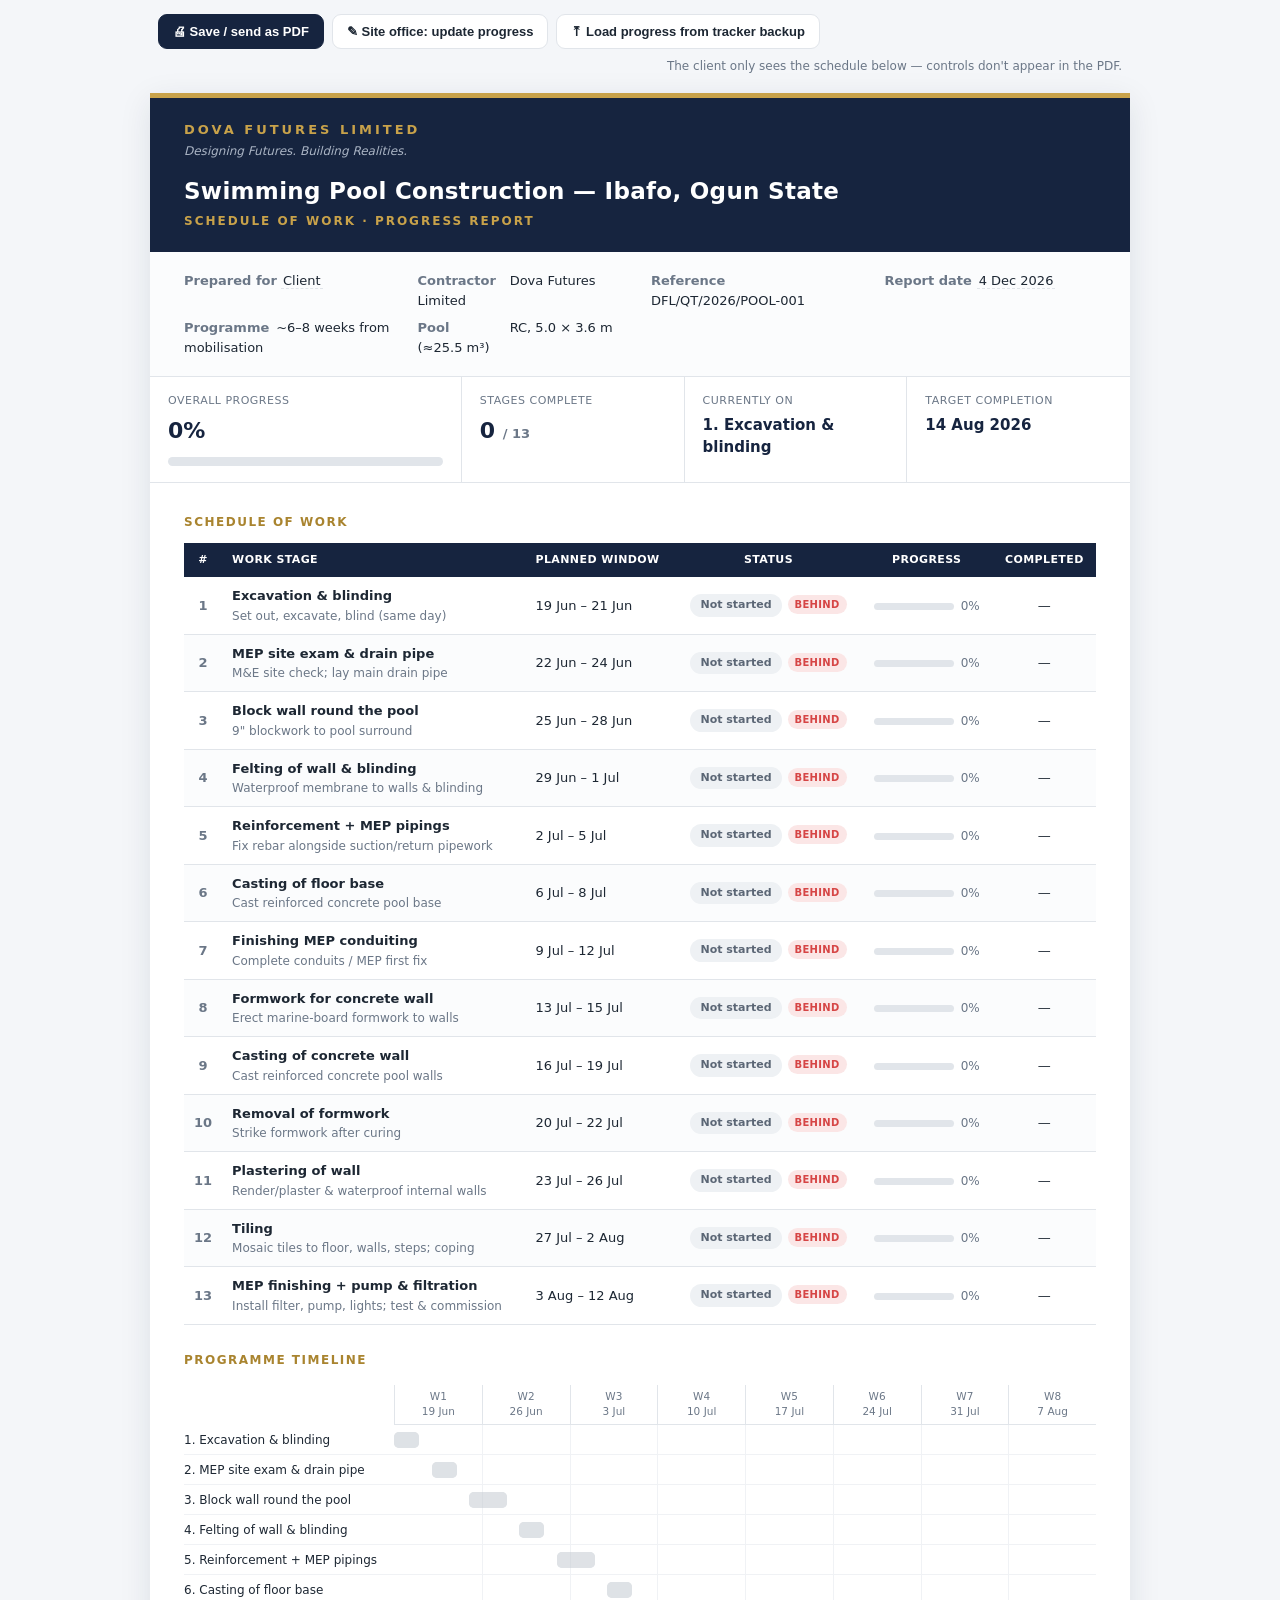
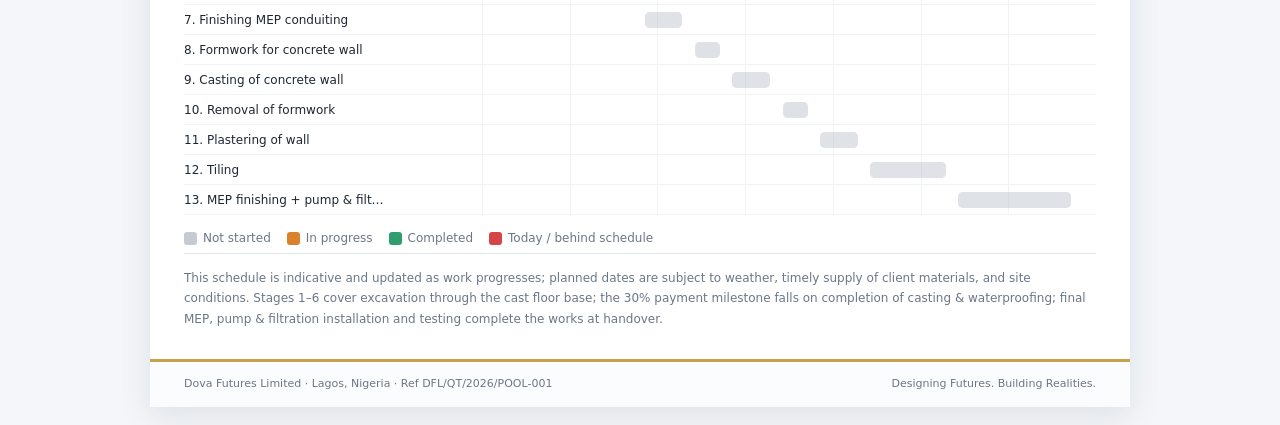
<file: schedule-of-work.html>
<!DOCTYPE html>
<html lang="en">
<head>
<meta charset="UTF-8" />
<meta name="viewport" content="width=device-width, initial-scale=1.0" />
<title>Schedule of Work — Pool, Ibafo · Dova Futures</title>
<style>
  :root{
    --navy:#16243f; --navy-2:#1f3357; --gold:#c8a24a; --gold-dk:#a9842f;
    --ink:#1d2733; --muted:#6b7787; --line:#e1e5ea; --bg:#f4f6f9; --card:#fff;
    --green:#2f9e6f; --green-bg:#e4f4ec; --amber:#d9822b; --amber-bg:#fbecd9;
    --red:#d64545; --red-bg:#fbe6e6; --blue:#3a6ea5; --blue-bg:#e6eff8;
    --grey:#94a0ad; --grey-bg:#eef1f4;
    font-family:"Segoe UI",system-ui,-apple-system,Roboto,Helvetica,Arial,sans-serif;
  }
  *{box-sizing:border-box}
  html,body{margin:0}
  body{background:var(--bg);color:var(--ink);font-size:14px;line-height:1.5}
  .sheet{max-width:980px;margin:18px auto;background:var(--card);box-shadow:0 8px 30px rgba(22,36,63,.1)}
  .pad{padding:30px 34px}
  h1,h2,h3{margin:0}

  /* controls (never printed) */
  .bar{max-width:980px;margin:0 auto;display:flex;gap:8px;flex-wrap:wrap;padding:14px 8px 0}
  .b{border:1px solid var(--line);background:#fff;color:var(--ink);border-radius:9px;
    padding:9px 14px;font-size:13px;font-weight:600;cursor:pointer}
  .b:hover{border-color:var(--muted)}
  .b.primary{background:var(--navy);color:#fff;border-color:var(--navy)}
  .b.gold{background:var(--gold);color:#fff;border-color:var(--gold)}
  .hint{color:var(--muted);font-size:12px;align-self:center;margin-left:auto}

  /* letterhead */
  .head{border-top:5px solid var(--gold);background:var(--navy);color:#fff;padding:22px 34px}
  .head .co{font-size:13px;letter-spacing:3px;text-transform:uppercase;color:var(--gold);font-weight:700}
  .head .motto{font-size:12px;color:#aab4c4;font-style:italic;margin-top:2px}
  .head h1{font-size:23px;margin-top:14px;letter-spacing:.3px}
  .head .doc{font-size:12px;letter-spacing:2px;text-transform:uppercase;color:var(--gold);font-weight:700;margin-top:4px}

  .meta{display:grid;grid-template-columns:repeat(auto-fit,minmax(170px,1fr));gap:2px 22px;
    padding:16px 34px;border-bottom:1px solid var(--line);background:#fbfcfd}
  .meta div{font-size:13px;padding:3px 0}
  .meta b{color:var(--muted);font-weight:600;display:inline-block;min-width:88px}
  .meta .ed{border-bottom:1px dashed var(--line);cursor:text;padding:0 2px}

  /* summary */
  .summary{display:grid;grid-template-columns:1.4fr 1fr 1fr 1fr;gap:0;border-bottom:1px solid var(--line)}
  .summary .cell{padding:16px 18px;border-right:1px solid var(--line)}
  .summary .cell:last-child{border-right:none}
  .summary .k{font-size:11px;text-transform:uppercase;letter-spacing:.5px;color:var(--muted)}
  .summary .v{font-size:22px;font-weight:800;color:var(--navy);margin-top:4px}
  .summary .v small{font-size:13px;color:var(--muted);font-weight:600}
  .pbar{height:9px;background:var(--line);border-radius:6px;margin-top:10px;overflow:hidden}
  .pbar > i{display:block;height:100%;background:var(--gold);border-radius:6px}

  .sec-title{font-size:12px;letter-spacing:1.5px;text-transform:uppercase;color:var(--gold-dk);
    font-weight:800;margin:0 0 12px}

  /* schedule table */
  table{width:100%;border-collapse:collapse;font-size:13px}
  thead th{background:var(--navy);color:#fff;text-align:left;padding:9px 10px;font-size:11px;
    letter-spacing:.4px;text-transform:uppercase;font-weight:700}
  thead th.c{text-align:center}
  tbody td{padding:9px 10px;border-bottom:1px solid var(--line);vertical-align:middle}
  tbody tr:nth-child(even){background:#fbfcfd}
  td.c{text-align:center}
  .no{color:var(--muted);font-weight:700;width:26px}
  .stage-nm{font-weight:600}
  .stage-ds{color:var(--muted);font-size:12px;margin-top:1px}
  .pill{display:inline-block;font-size:11px;font-weight:700;padding:3px 10px;border-radius:20px;white-space:nowrap}
  .pill.not_started{background:var(--grey-bg);color:#5b6675}
  .pill.in_progress{background:var(--amber-bg);color:var(--amber)}
  .pill.completed{background:var(--green-bg);color:var(--green)}
  .behind{display:inline-block;margin-left:6px;font-size:10px;font-weight:800;color:var(--red);
    background:var(--red-bg);padding:2px 7px;border-radius:20px;text-transform:uppercase;letter-spacing:.3px}
  .mini{height:7px;width:80px;background:var(--line);border-radius:5px;overflow:hidden;display:inline-block;vertical-align:middle}
  .mini > i{display:block;height:100%;background:var(--green);border-radius:5px}
  .pct{font-size:12px;color:var(--muted);margin-left:7px}

  /* gantt */
  .gantt-wrap{overflow-x:auto}
  .gantt{min-width:640px;margin-top:4px}
  .gweeks{display:flex;border-bottom:1px solid var(--line);margin-left:210px}
  .gweeks div{flex:1;font-size:10.5px;color:var(--muted);text-align:center;padding:4px 0;border-left:1px solid var(--line)}
  .grow{display:flex;align-items:center;border-bottom:1px solid #f0f2f5;height:30px}
  .glabel{width:210px;flex:none;font-size:12px;padding-right:10px;white-space:nowrap;overflow:hidden;text-overflow:ellipsis}
  .gtrack{position:relative;flex:1;height:100%}
  .gtrack .col{position:absolute;top:0;bottom:0;border-left:1px solid #f0f2f5}
  .gbar{position:absolute;top:7px;height:16px;border-radius:5px;background:var(--grey);opacity:.55}
  .gbar.in_progress{background:var(--amber);opacity:.9}
  .gbar.completed{background:var(--green);opacity:.95}
  .gbar .fill{position:absolute;left:0;top:0;bottom:0;border-radius:5px;background:rgba(255,255,255,.45)}
  .gtoday{position:absolute;top:-18px;bottom:0;width:2px;background:var(--red);z-index:3}
  .gtoday::after{content:"Today";position:absolute;top:-2px;left:4px;font-size:9px;color:var(--red);font-weight:800}

  .legend{display:flex;gap:16px;flex-wrap:wrap;margin-top:14px;font-size:12px;color:var(--muted)}
  .legend span{display:inline-flex;align-items:center;gap:6px}
  .sw{width:13px;height:13px;border-radius:3px;display:inline-block}

  .notes{font-size:12px;color:var(--muted);line-height:1.7;border-top:1px solid var(--line);
    margin-top:6px;padding-top:14px}
  .foot{display:flex;justify-content:space-between;flex-wrap:wrap;gap:8px;font-size:11px;color:var(--muted);
    border-top:3px solid var(--gold);padding:14px 34px;background:#fbfcfd}

  /* update panel (site office only) */
  .panel{max-width:980px;margin:8px auto 0;background:#fff;border:1px solid var(--line);border-radius:12px;
    padding:16px 18px;display:none}
  .panel.open{display:block}
  .panel h3{font-size:14px;margin-bottom:10px}
  .urow{display:grid;grid-template-columns:1fr 130px 86px 140px;gap:8px;align-items:center;
    padding:6px 0;border-bottom:1px solid #f0f2f5}
  .urow:last-child{border-bottom:none}
  .urow .nm{font-size:13px;font-weight:600}
  .urow select,.urow input{border:1px solid var(--line);border-radius:7px;padding:6px 8px;font-family:inherit;font-size:13px}
  .urow input:focus,.urow select:focus{outline:none;border-color:var(--gold)}
  @media(max-width:680px){.urow{grid-template-columns:1fr 1fr;}.summary{grid-template-columns:1fr 1fr}}

  .toast{position:fixed;bottom:22px;left:50%;transform:translateX(-50%);background:var(--navy);color:#fff;
    padding:10px 18px;border-radius:9px;font-size:13px;opacity:0;transition:opacity .2s;pointer-events:none;z-index:60}
  .toast.show{opacity:1}

  @media print{
    body{background:#fff}
    .bar,.panel,.hint{display:none !important}
    .sheet{box-shadow:none;margin:0;max-width:none}
    .gantt-wrap{overflow:visible}
    .gantt{min-width:0}
    thead th{-webkit-print-color-adjust:exact;print-color-adjust:exact}
    .head{-webkit-print-color-adjust:exact;print-color-adjust:exact}
  }
</style>
</head>
<body>

<!-- builder controls — hidden when printed / in the client's PDF -->
<div class="bar">
  <button class="b primary" onclick="window.print()">🖨 Save / send as PDF</button>
  <button class="b" id="toggle-update">✎ Site office: update progress</button>
  <button class="b" id="import-btn">⤒ Load progress from tracker backup</button>
  <input type="file" id="import-file" accept="application/json" hidden />
  <span class="hint">The client only sees the schedule below — controls don't appear in the PDF.</span>
</div>

<!-- update panel -->
<div class="panel" id="update-panel">
  <h3>Update progress <span style="color:var(--muted);font-weight:500;font-size:12px">— saved on this device; export a fresh PDF to send</span></h3>
  <div id="update-rows"></div>
</div>

<div class="sheet">
  <div class="head">
    <div class="co">Dova Futures Limited</div>
    <div class="motto">Designing Futures. Building Realities.</div>
    <h1>Swimming Pool Construction — Ibafo, Ogun State</h1>
    <div class="doc">Schedule of Work · Progress Report</div>
  </div>

  <div class="meta">
    <div><b>Prepared for</b> <span class="ed" id="m-client" contenteditable="true">Client</span></div>
    <div><b>Contractor</b> Dova Futures Limited</div>
    <div><b>Reference</b> DFL/QT/2026/POOL-001</div>
    <div><b>Report date</b> <span class="ed" id="m-date" contenteditable="true"></span></div>
    <div><b>Programme</b> ~6–8 weeks from mobilisation</div>
    <div><b>Pool</b> RC, 5.0 × 3.6 m (≈25.5 m³)</div>
  </div>

  <div class="summary">
    <div class="cell">
      <div class="k">Overall progress</div>
      <div class="v" id="s-overall">0%</div>
      <div class="pbar"><i id="s-overall-bar" style="width:0%"></i></div>
    </div>
    <div class="cell">
      <div class="k">Stages complete</div>
      <div class="v" id="s-done">0 <small>/ 13</small></div>
    </div>
    <div class="cell">
      <div class="k">Currently on</div>
      <div class="v" style="font-size:15px" id="s-current">—</div>
    </div>
    <div class="cell">
      <div class="k">Target completion</div>
      <div class="v" style="font-size:15px">14 Aug 2026</div>
    </div>
  </div>

  <div class="pad">
    <div class="sec-title">Schedule of work</div>
    <table>
      <thead>
        <tr>
          <th class="c">#</th><th>Work stage</th><th>Planned window</th>
          <th class="c">Status</th><th class="c">Progress</th><th class="c">Completed</th>
        </tr>
      </thead>
      <tbody id="rows"></tbody>
    </table>

    <div class="sec-title" style="margin-top:26px">Programme timeline</div>
    <div class="gantt-wrap">
      <div class="gantt">
        <div class="gweeks" id="gweeks"></div>
        <div id="gantt-rows"></div>
      </div>
    </div>
    <div class="legend">
      <span><i class="sw" style="background:var(--grey);opacity:.55"></i> Not started</span>
      <span><i class="sw" style="background:var(--amber)"></i> In progress</span>
      <span><i class="sw" style="background:var(--green)"></i> Completed</span>
      <span><i class="sw" style="background:var(--red)"></i> Today / behind schedule</span>
    </div>

    <div class="notes">
      This schedule is indicative and updated as work progresses; planned dates are subject to weather,
      timely supply of client materials, and site conditions. Stages 1–6 cover excavation through the
      cast floor base; the 30% payment milestone falls on completion of casting &amp; waterproofing; final
      MEP, pump &amp; filtration installation and testing complete the works at handover.
    </div>
  </div>

  <div class="foot">
    <span>Dova Futures Limited · Lagos, Nigeria · Ref DFL/QT/2026/POOL-001</span>
    <span>Designing Futures. Building Realities.</span>
  </div>
</div>

<div class="toast" id="toast"></div>

<script>
const fmt = d => new Date(d+"T00:00:00").toLocaleDateString("en-GB",{day:"numeric",month:"short"});
const fmtLong = d => new Date(d+"T00:00:00").toLocaleDateString("en-GB",{day:"numeric",month:"short",year:"numeric"});
const todayISO = () => new Date().toISOString().slice(0,10);

const PROG_START = "2026-06-19";
const PROG_END   = "2026-08-14";

// 13 stages with planned start/finish windows across the programme.
const STAGES = [
  {id:1,  name:"Excavation & blinding",                 desc:"Set out, excavate, blind (same day)",          start:"2026-06-19", finish:"2026-06-21"},
  {id:2,  name:"MEP site exam & drain pipe",            desc:"M&E site check; lay main drain pipe",          start:"2026-06-22", finish:"2026-06-24"},
  {id:3,  name:"Block wall round the pool",             desc:'9" blockwork to pool surround',                start:"2026-06-25", finish:"2026-06-28"},
  {id:4,  name:"Felting of wall & blinding",            desc:"Waterproof membrane to walls & blinding",      start:"2026-06-29", finish:"2026-07-01"},
  {id:5,  name:"Reinforcement + MEP pipings",           desc:"Fix rebar alongside suction/return pipework",  start:"2026-07-02", finish:"2026-07-05"},
  {id:6,  name:"Casting of floor base",                 desc:"Cast reinforced concrete pool base",           start:"2026-07-06", finish:"2026-07-08"},
  {id:7,  name:"Finishing MEP conduiting",              desc:"Complete conduits / MEP first fix",            start:"2026-07-09", finish:"2026-07-12"},
  {id:8,  name:"Formwork for concrete wall",            desc:"Erect marine-board formwork to walls",         start:"2026-07-13", finish:"2026-07-15"},
  {id:9,  name:"Casting of concrete wall",              desc:"Cast reinforced concrete pool walls",          start:"2026-07-16", finish:"2026-07-19"},
  {id:10, name:"Removal of formwork",                   desc:"Strike formwork after curing",                 start:"2026-07-20", finish:"2026-07-22"},
  {id:11, name:"Plastering of wall",                    desc:"Render/plaster & waterproof internal walls",   start:"2026-07-23", finish:"2026-07-26"},
  {id:12, name:"Tiling",                                desc:"Mosaic tiles to floor, walls, steps; coping",  start:"2026-07-27", finish:"2026-08-02"},
  {id:13, name:"MEP finishing + pump & filtration",     desc:"Install filter, pump, lights; test & commission", start:"2026-08-03", finish:"2026-08-12"},
];

const KEY = "pool_ibafo_schedule_v1";
let prog = loadProg();        // { id: {status, pct, completed} }
let meta = loadMeta();        // { client, date }

function loadProg(){
  try{ const r = localStorage.getItem(KEY); if(r) return JSON.parse(r); }catch(e){}
  const o = {};
  STAGES.forEach(s => o[s.id] = {status:"not_started", pct:0, completed:""});
  return o;
}
function saveProg(){ localStorage.setItem(KEY, JSON.stringify(prog)); }
function loadMeta(){
  try{ const r=localStorage.getItem(KEY+"_meta"); if(r) return JSON.parse(r); }catch(e){}
  return {client:"Client", date: todayISO()};
}
function saveMeta(){ localStorage.setItem(KEY+"_meta", JSON.stringify(meta)); }

function effPct(p){ return p.status==="completed" ? 100 : p.status==="not_started" ? 0 : (p.pct||50); }
function isBehind(s,p){ return p.status!=="completed" && todayISO() > s.finish; }

const span = (new Date(PROG_END) - new Date(PROG_START)) || 1;
const pctOf = d => Math.max(0, Math.min(100, (new Date(d) - new Date(PROG_START)) / span * 100));

function render(){
  // meta
  document.getElementById("m-client").textContent = meta.client || "Client";
  document.getElementById("m-date").textContent = fmtLong(meta.date || todayISO());

  // summary
  const done = STAGES.filter(s => prog[s.id].status==="completed").length;
  const overall = Math.round(STAGES.reduce((a,s)=>a+effPct(prog[s.id]),0)/STAGES.length);
  document.getElementById("s-overall").textContent = overall+"%";
  document.getElementById("s-overall-bar").style.width = overall+"%";
  document.getElementById("s-done").innerHTML = done+' <small>/ 13</small>';
  const current = STAGES.find(s => prog[s.id].status==="in_progress")
    || STAGES.find(s => prog[s.id].status!=="completed");
  document.getElementById("s-current").textContent =
    done===STAGES.length ? "Completed 🎉" : (current ? (current.id+". "+current.name) : "—");

  // table
  document.getElementById("rows").innerHTML = STAGES.map(s=>{
    const p = prog[s.id], pc = effPct(p), behind = isBehind(s,p);
    const label = {not_started:"Not started",in_progress:"In progress",completed:"Completed"}[p.status];
    return `<tr>
      <td class="c no">${s.id}</td>
      <td><div class="stage-nm">${esc(s.name)}</div><div class="stage-ds">${esc(s.desc)}</div></td>
      <td>${fmt(s.start)} – ${fmt(s.finish)}</td>
      <td class="c"><span class="pill ${p.status}">${label}</span>${behind?'<span class="behind">behind</span>':''}</td>
      <td class="c"><span class="mini"><i style="width:${pc}%"></i></span><span class="pct">${pc}%</span></td>
      <td class="c">${p.completed?fmt(p.completed):"—"}</td>
    </tr>`;
  }).join("");

  // gantt weeks
  const weeks = Math.ceil(span/(1000*60*60*24)/7);
  let wk = "";
  for(let i=0;i<weeks;i++){
    const ws = new Date(new Date(PROG_START).getTime()+i*7*86400000);
    wk += `<div>W${i+1}<br>${ws.toLocaleDateString("en-GB",{day:"numeric",month:"short"})}</div>`;
  }
  document.getElementById("gweeks").innerHTML = wk;

  // gantt rows
  document.getElementById("gantt-rows").innerHTML = STAGES.map(s=>{
    const p = prog[s.id], left = pctOf(s.start), right = pctOf(s.finish);
    const w = Math.max(2.5, right-left), fill = effPct(p);
    let cols = "";
    for(let i=1;i<weeks;i++) cols += `<div class="col" style="left:${i/weeks*100}%"></div>`;
    const tp = pctOf(todayISO());
    const today = (tp>=0&&tp<=100) ? `<div class="gtoday" style="left:${tp}%"></div>` : "";
    return `<div class="grow">
      <div class="glabel">${s.id}. ${esc(s.name)}</div>
      <div class="gtrack">${cols}${today}
        <div class="gbar ${p.status}" style="left:${left}%;width:${w}%">
          <div class="fill" style="width:${100-fill}%;right:0;left:auto"></div>
        </div>
      </div>
    </div>`;
  }).join("");

  // update panel rows
  document.getElementById("update-rows").innerHTML = STAGES.map(s=>{
    const p = prog[s.id];
    const opt = (v,l)=>`<option value="${v}" ${p.status===v?"selected":""}>${l}</option>`;
    return `<div class="urow">
      <div class="nm">${s.id}. ${esc(s.name)}</div>
      <select data-id="${s.id}" data-f="status">
        ${opt("not_started","Not started")}${opt("in_progress","In progress")}${opt("completed","Completed")}
      </select>
      <input type="number" min="0" max="100" data-id="${s.id}" data-f="pct" value="${effPct(p)}" title="% complete" />
      <input type="date" data-id="${s.id}" data-f="completed" value="${p.completed||""}" title="Completed on" />
    </div>`;
  }).join("");
  bindUpdate();
}

function bindUpdate(){
  document.querySelectorAll("#update-rows [data-f]").forEach(node=>{
    node.addEventListener("change", e=>{
      const id = +e.target.dataset.id, f = e.target.dataset.f;
      const p = prog[id];
      if(f==="status"){
        p.status = e.target.value;
        if(p.status==="completed"){ p.pct=100; if(!p.completed) p.completed=todayISO(); }
        else if(p.status==="not_started"){ p.pct=0; p.completed=""; }
      } else if(f==="pct"){ p.pct = Math.max(0,Math.min(100, +e.target.value||0)); }
      else if(f==="completed"){ p.completed = e.target.value; }
      saveProg(); render();
    });
  });
}

// editable meta
document.getElementById("m-client").addEventListener("blur", e=>{ meta.client = e.target.textContent.trim()||"Client"; saveMeta(); });
document.getElementById("m-date").addEventListener("blur", e=>{
  const t = e.target.textContent.trim(); const d = new Date(t);
  if(!isNaN(d)) meta.date = d.toISOString().slice(0,10);
  saveMeta(); render();
});

// controls
document.getElementById("toggle-update").onclick = () =>
  document.getElementById("update-panel").classList.toggle("open");

document.getElementById("import-btn").onclick = () => document.getElementById("import-file").click();
document.getElementById("import-file").onchange = e=>{
  const f = e.target.files[0]; if(!f) return;
  const r = new FileReader();
  r.onload = () => {
    try{
      const d = JSON.parse(r.result);
      const src = Array.isArray(d) ? d : d.stages;
      if(!Array.isArray(src)) throw new Error("no stages");
      // map by id/order; tracker statuses: todo / in_progress / done
      src.forEach((st, i) => {
        const id = st.id || (i+1);
        if(!prog[id]) return;
        const map = {todo:"not_started", not_started:"not_started", in_progress:"in_progress",
                     blocked:"in_progress", done:"completed", completed:"completed"};
        const status = map[st.status] || "not_started";
        prog[id].status = status;
        prog[id].pct = status==="completed"?100:status==="in_progress"?(st.pct||60):0;
        prog[id].completed = st.date || st.completed || (status==="completed"?todayISO():"");
      });
      saveProg(); render(); toast("Progress loaded from tracker");
    }catch(err){ toast("Couldn't read that backup file"); }
  };
  r.readAsText(f);
};

function esc(s){ return String(s==null?"":s).replace(/[&<>"]/g,c=>({"&":"&amp;","<":"&lt;",">":"&gt;",'"':"&quot;"}[c])); }
let tm; function toast(m){ const t=document.getElementById("toast"); t.textContent=m; t.classList.add("show");
  clearTimeout(tm); tm=setTimeout(()=>t.classList.remove("show"),2000); }

render();
</script>
</body>
</html>
</file>
